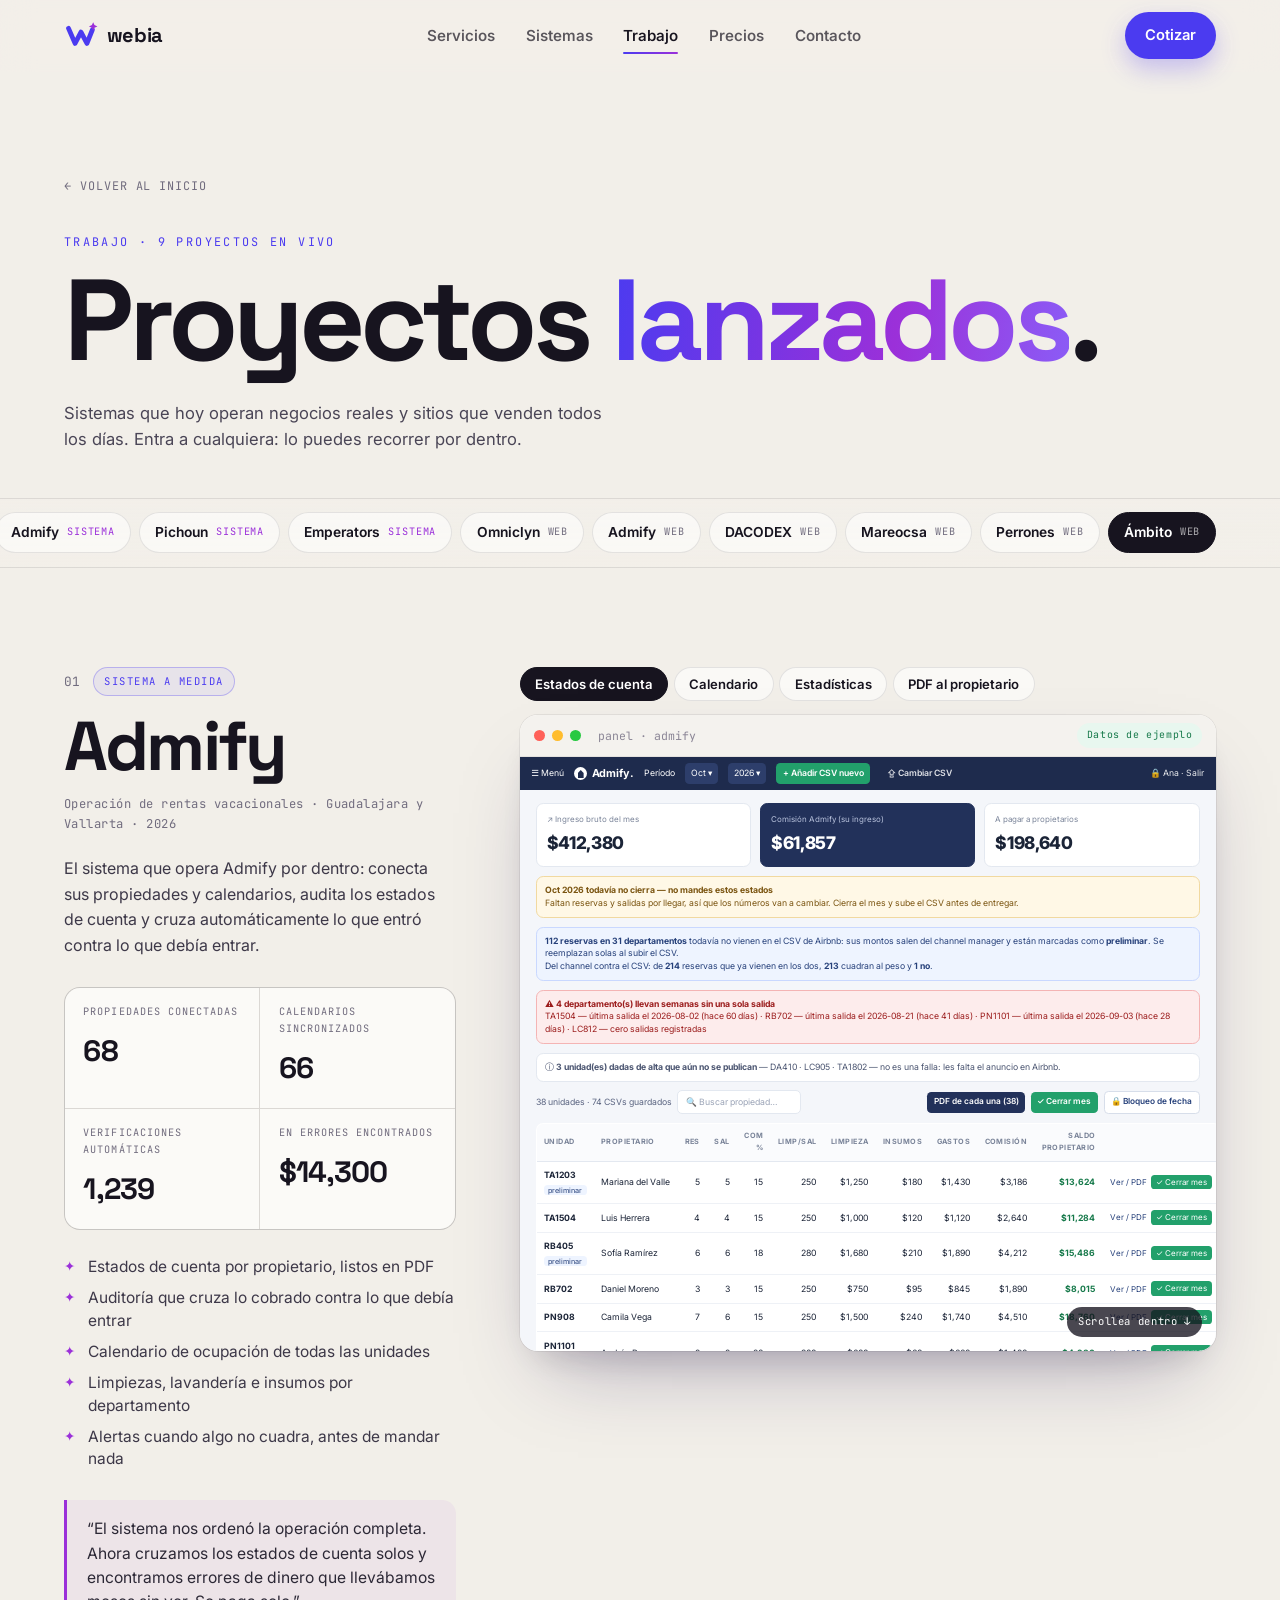
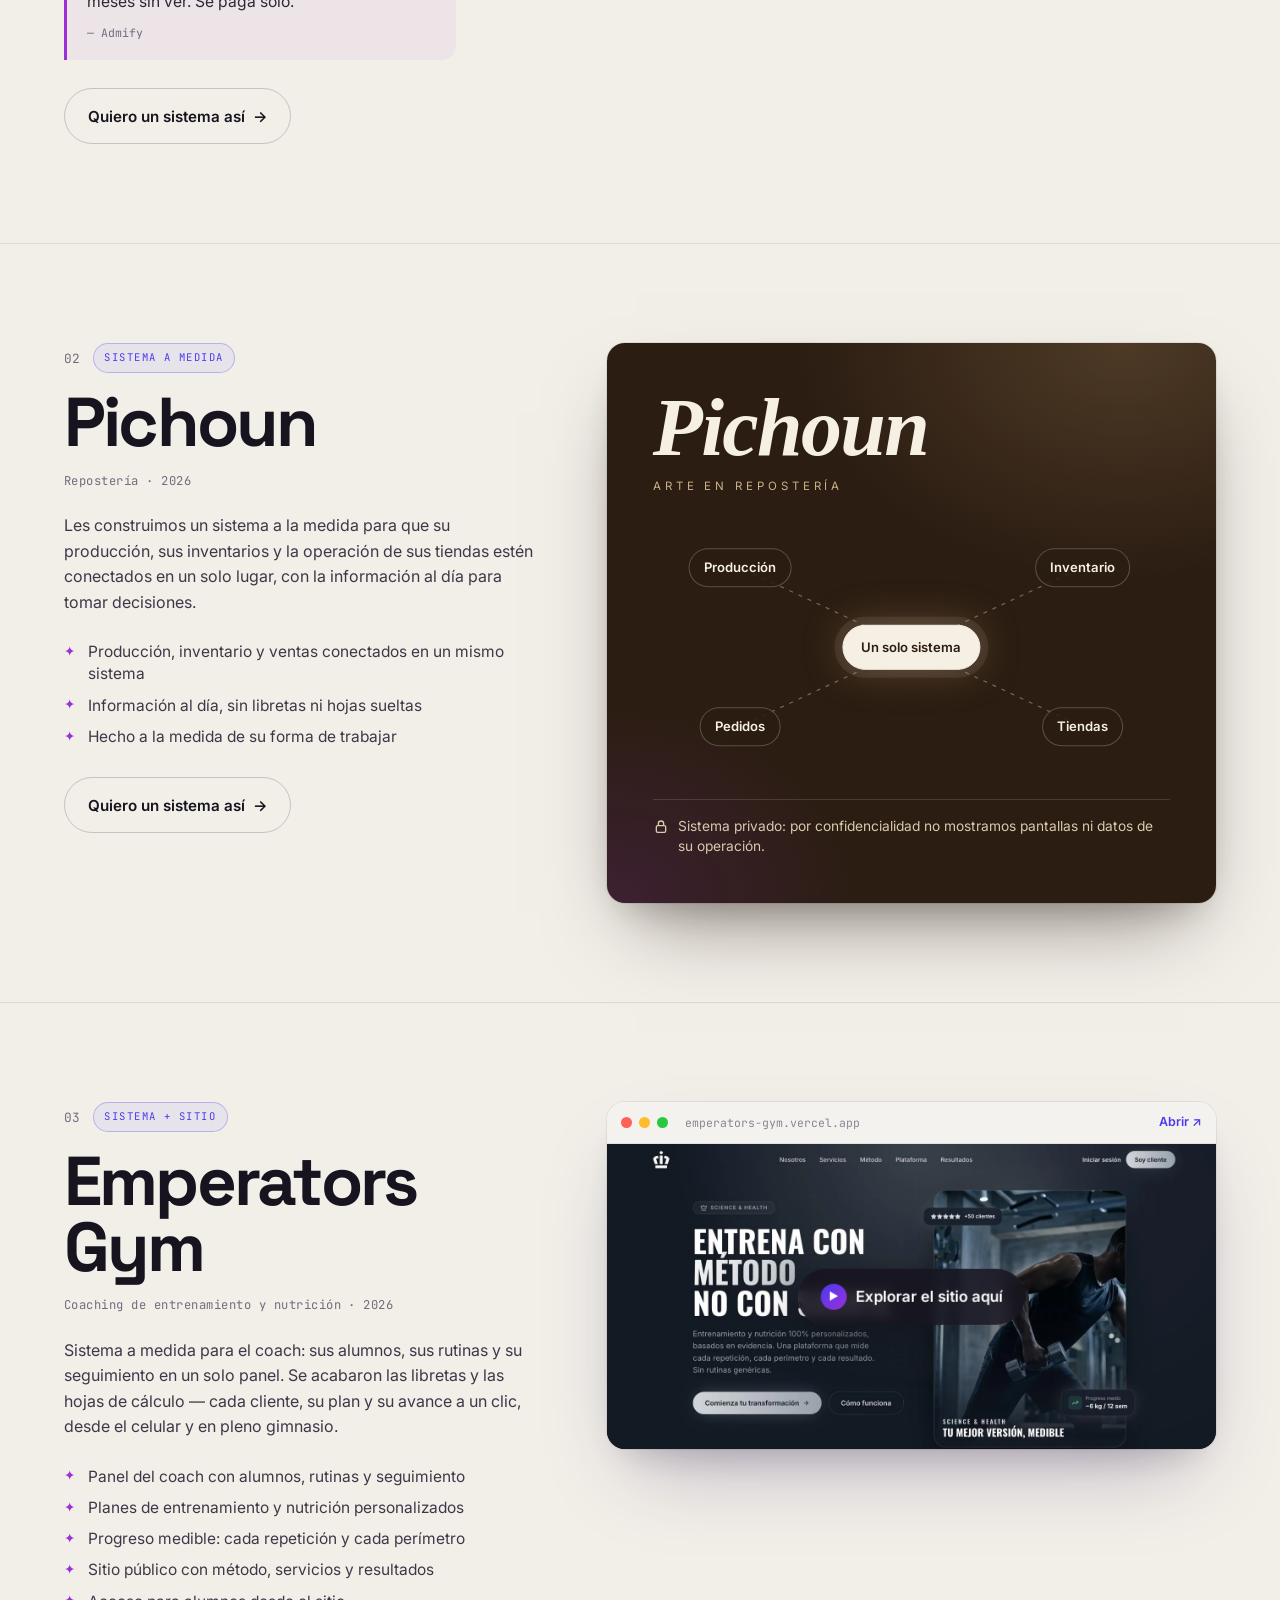
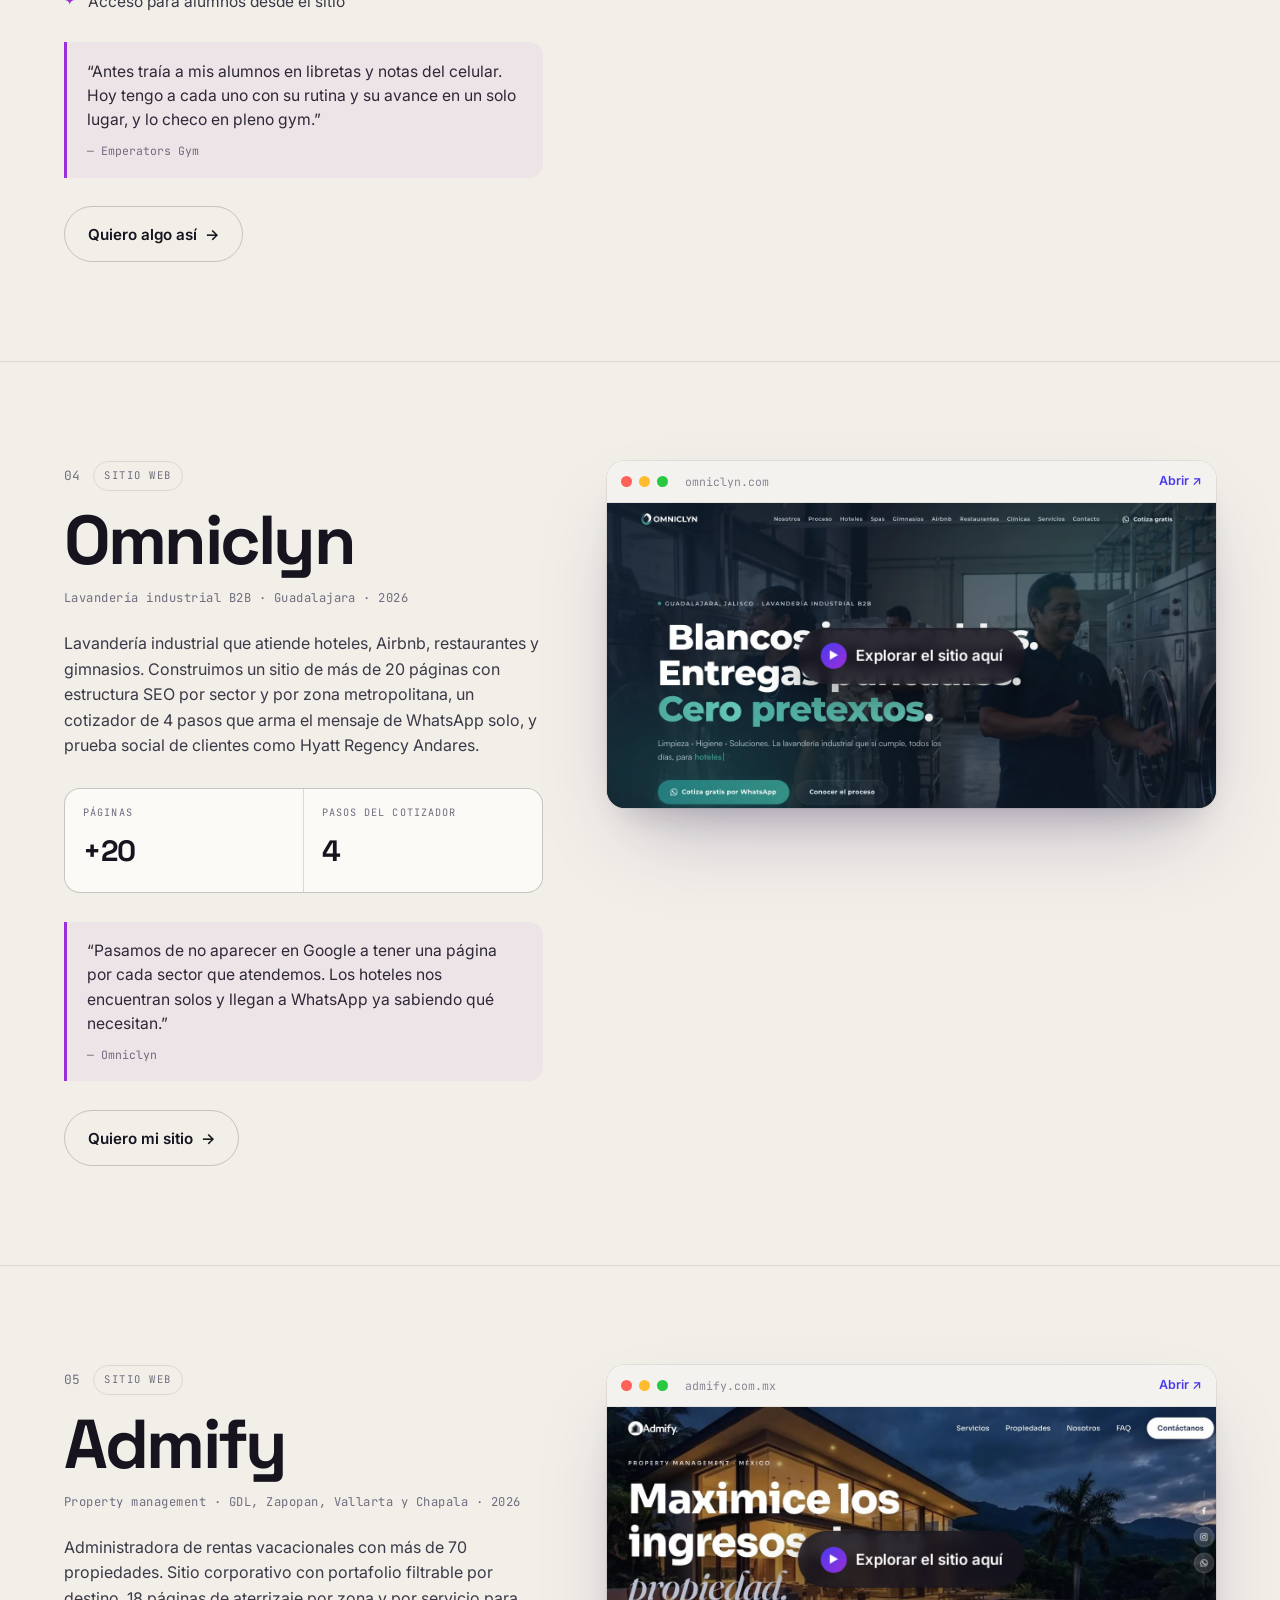
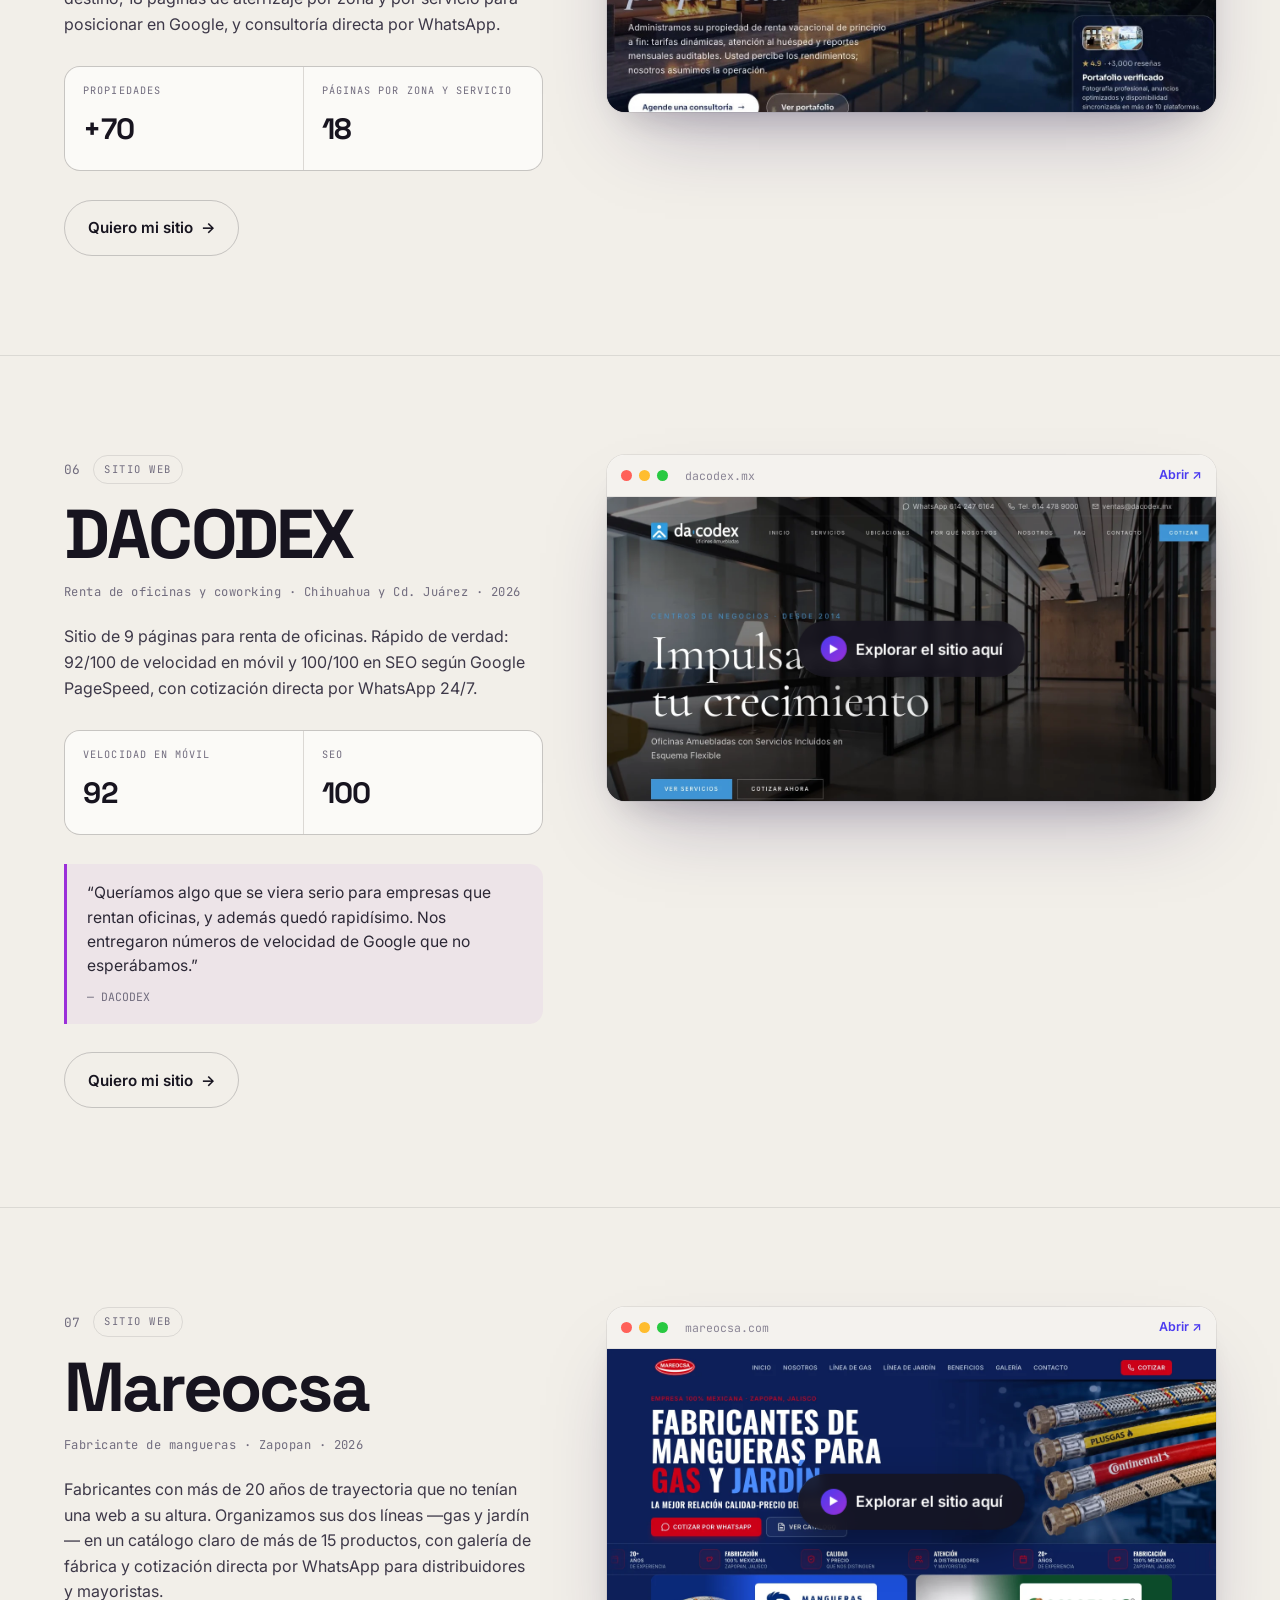
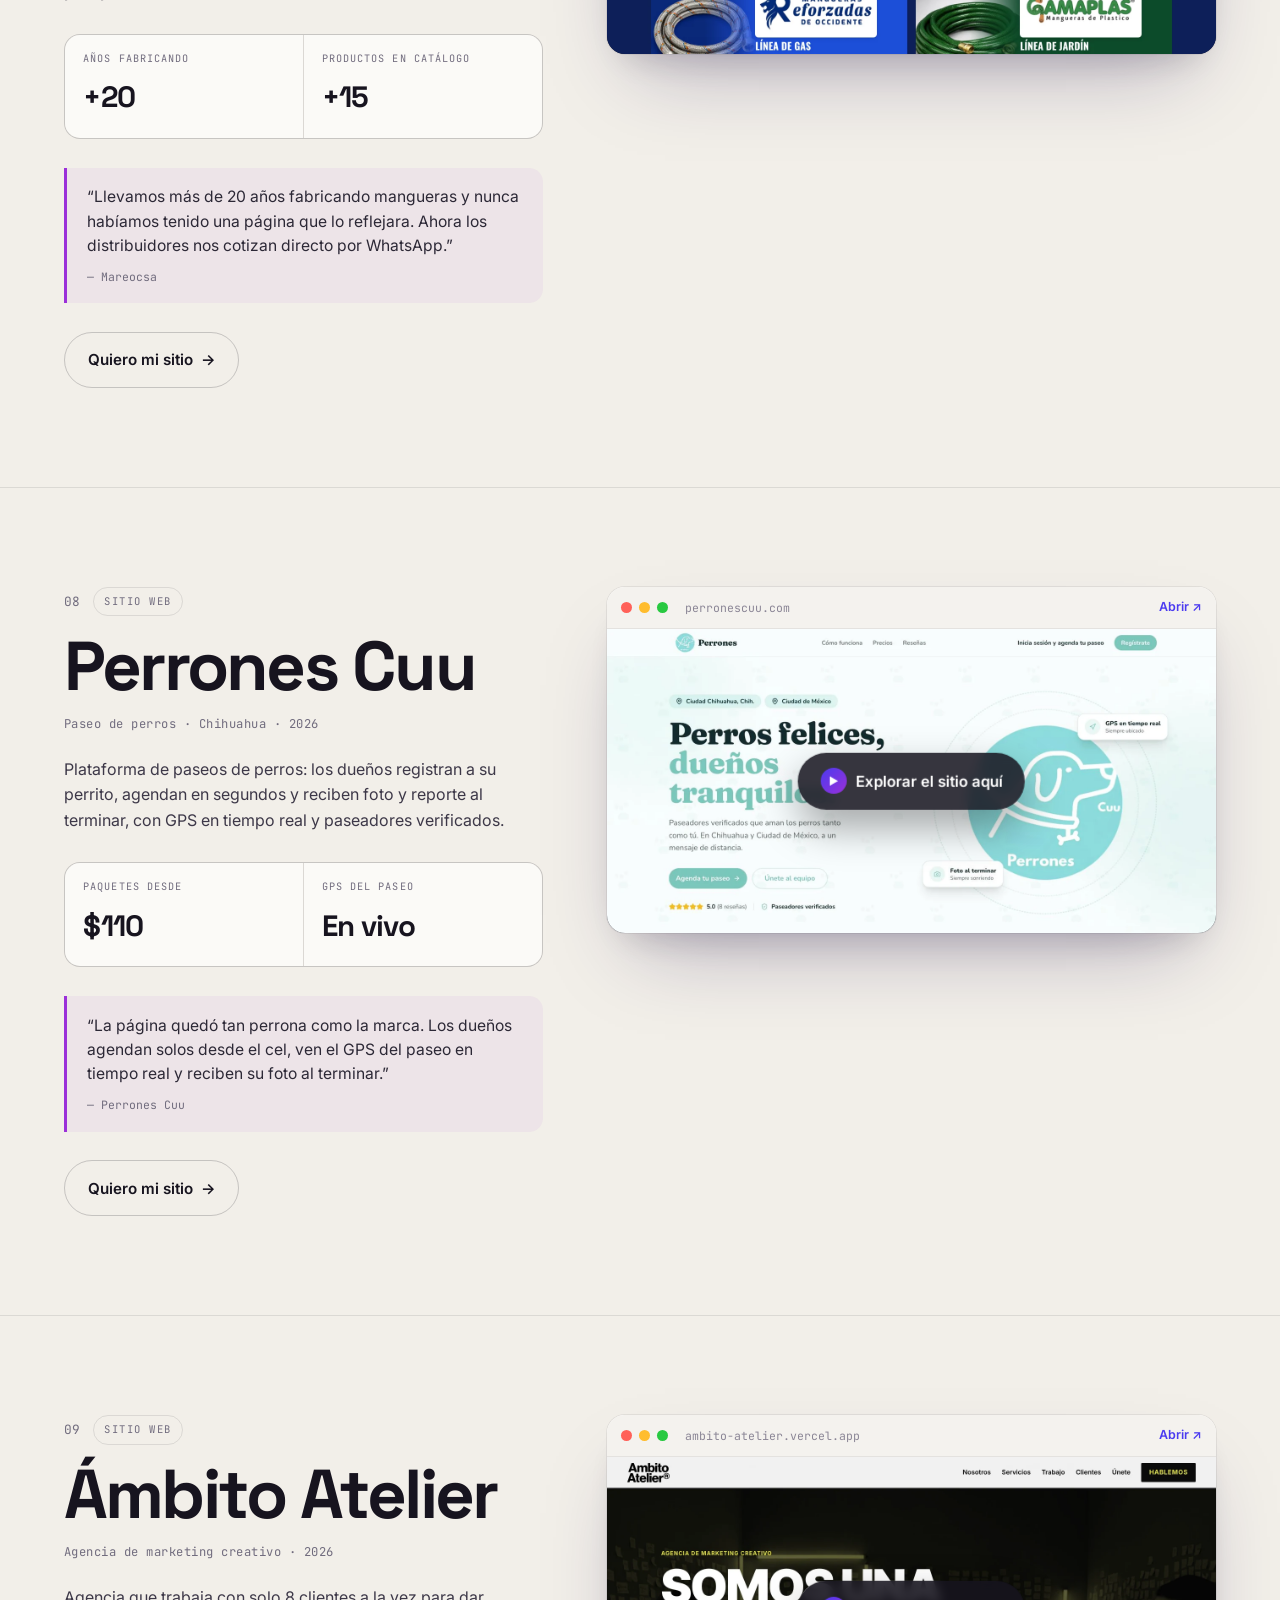
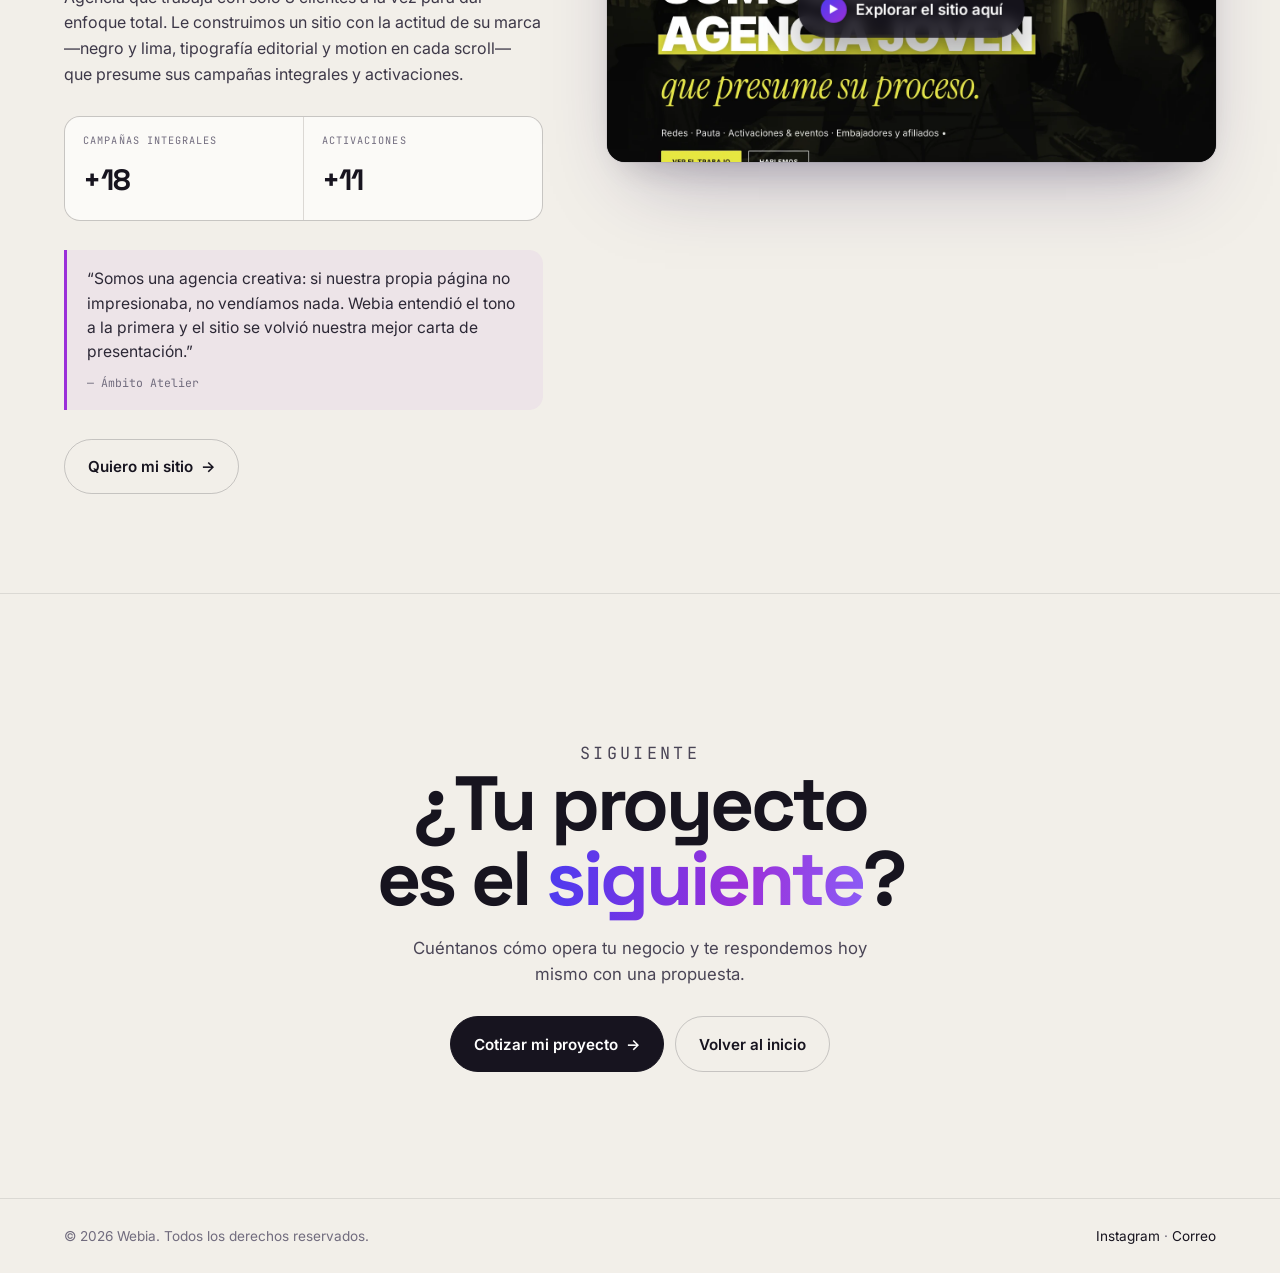
<file: proyectos.html>
<!DOCTYPE html>
<html lang="es"><head>
  <meta charset="UTF-8">
  <meta name="viewport" content="width=device-width, initial-scale=1.0">
  <title>Proyectos lanzados — Webia</title>
  <meta name="description" content="Sistemas que operan negocios reales y sitios que venden: conoce por dentro los proyectos de Webia.">
  <link rel="icon" type="image/svg+xml" href="favicon.svg">
  <link rel="preconnect" href="https://fonts.googleapis.com">
  <link rel="preconnect" href="https://fonts.gstatic.com" crossorigin="">
  <link rel="stylesheet" href="https://fonts.googleapis.com/css2?family=Space+Grotesk:wght@400;500;600;700&amp;family=Inter:wght@400;500;600&amp;family=JetBrains+Mono:wght@400;500&amp;display=swap">
  <link rel="stylesheet" href="styles.css?v=20260930a">
  <link rel="stylesheet" href="proyectos.css?v=20261105c">
  <script>
    /* el nombre del proyecto "vuela" desde la lista de la principal hasta aquí */
    (function(){ var h=(location.hash||'').replace('#',''); if(/^[a-z-]+$/.test(h)){ document.write('<style>#'+h+' .pj-name{view-transition-name:pj-title}</style>'); } })();
  </script>
</head>
<body class="pg-pj">

<header class="pj-nav" data-pj-nav="">
  <a class="pj-brand" href="/" aria-label="Webia — inicio">
    <svg viewBox="0 0 120 100" aria-hidden="true"><path d="M16 26 L39 79 L60 39 L81 79 L100 31" fill="none" stroke="#4B3BF0" stroke-width="17" stroke-linecap="round" stroke-linejoin="round"></path><path d="M103 4 L107.5 14.5 L118 19 L107.5 23.5 L103 34 L98.5 23.5 L88 19 L98.5 14.5 Z" fill="#9B30D9"></path></svg>
    <span>webia</span>
  </a>
  <nav class="pj-links" aria-label="Principal">
    <a href="/#servicios">Servicios</a>
    <a href="/#sistemas">Sistemas</a>
    <a href="/proyectos" aria-current="page">Trabajo</a>
    <a href="/#precios">Precios</a>
    <a href="/#contacto">Contacto</a>
  </nav>
  <a class="pj-cotizar" href="/#contacto">Cotizar</a>
</header>

<main id="main">

  <section class="pj-hero">
    <a class="pj-back" href="/#trabajo">← Volver al inicio</a>
    <p class="pj-eyebrow">Trabajo · 9 proyectos en vivo</p>
    <h1 class="pj-h1">Proyectos <span class="gr">lanzados</span>.</h1>
    <p class="pj-intro">Sistemas que hoy operan negocios reales y sitios que venden todos los días. Entra a cualquiera: lo puedes recorrer por dentro.</p>
  </section>

  <nav class="pj-index" aria-label="Proyectos" data-pj-index="">
    <a href="#admify"><b>Admify</b><i class="sys">Sistema</i></a><a href="#pichoun"><b>Pichoun</b><i class="sys">Sistema</i></a>
    
    <a href="#emperators"><b>Emperators</b><i class="sys">Sistema</i></a>
    <a href="#omniclyn"><b>Omniclyn</b><i>Web</i></a>
    <a href="#admify-web"><b>Admify</b><i>Web</i></a>
    <a href="#dacodex"><b>DACODEX</b><i>Web</i></a>
    <a href="#mareocsa"><b>Mareocsa</b><i>Web</i></a>
    <a href="#perrones"><b>Perrones</b><i>Web</i></a>
    <a href="#ambito"><b>Ámbito</b><i>Web</i></a>
  </nav>

  <!-- ============ 01 ADMIFY · SISTEMA ============ -->
  <article class="pj wide" id="admify" data-pj="">
    <div class="pj-info">
      <div class="pj-top"><span class="pj-n">01</span><span class="pj-type sys">Sistema a medida</span></div>
      <h2 class="pj-name">Admify</h2>
      <p class="pj-meta">Operación de rentas vacacionales · Guadalajara y Vallarta · 2026</p>
      <p class="pj-lead">El sistema que opera Admify por dentro: conecta sus propiedades y calendarios, audita los estados de cuenta y cruza automáticamente lo que entró contra lo que debía entrar.</p>
      <dl class="pj-stats">
        <div><dt>Propiedades conectadas</dt><dd>68</dd></div>
        <div><dt>Calendarios sincronizados</dt><dd>66</dd></div>
        <div><dt>Verificaciones automáticas</dt><dd>1,239</dd></div>
        <div><dt>En errores encontrados</dt><dd>$14,300</dd></div>
      </dl>
      <ul class="pj-feats">
        <li>Estados de cuenta por propietario, listos en PDF</li>
        <li>Auditoría que cruza lo cobrado contra lo que debía entrar</li>
        <li>Calendario de ocupación de todas las unidades</li>
        <li>Limpiezas, lavandería e insumos por departamento</li>
        <li>Alertas cuando algo no cuadra, antes de mandar nada</li>
      </ul>
      <blockquote class="pj-quote">“El sistema nos ordenó la operación completa. Ahora cruzamos los estados de cuenta solos y encontramos errores de dinero que llevábamos meses sin ver. Se paga solo.”<cite>— Admify</cite></blockquote>
      <a class="pj-cta" href="/#contacto">Quiero un sistema así <span>→</span></a>
    </div>
    <div class="pj-media">
      <div class="pj-tabs" role="tablist" data-pj-tabs="">
        <button role="tab" class="on">Estados de cuenta</button>
        <button role="tab">Calendario</button>
        <button role="tab">Estadísticas</button>
        <button role="tab">PDF al propietario</button>
      </div>
      <div class="pj-win">
        <div class="pj-bar"><i></i><i></i><i></i><span>panel · admify</span><em>Datos de ejemplo</em></div>
        <div class="pj-screen" data-lenis-prevent="" tabindex="0" data-pj-screen="">
          <div class="pj-pane on" data-admify="cuentas"></div>
          <div class="pj-pane" data-admify="calendario"></div>
          <div class="pj-pane" data-admify="stats"></div>
          <div class="pj-pane"><img src="/_vercel/image?url=%2Fcaptura-admify-estado.png&amp;w=1600&amp;q=82" alt="Estado de cuenta en PDF generado por el sistema (datos de ejemplo)" loading="lazy" decoding="async"></div>
        </div>
        <span class="pj-hint">Scrollea dentro ↓</span>
      </div>
    </div>
  </article><article class="pj" id="pichoun" data-pj="">
    <div class="pj-info">
      <div class="pj-top"><span class="pj-n">02</span><span class="pj-type sys">Sistema a medida</span></div>
      <h2 class="pj-name">Pichoun</h2>
      <p class="pj-meta">Repostería · 2026</p>
      <p class="pj-lead">Les construimos un sistema a la medida para que su producción, sus inventarios y la operación de sus tiendas estén conectados en un solo lugar, con la información al día para tomar decisiones.</p>
      <ul class="pj-feats">
        <li>Producción, inventario y ventas conectados en un mismo sistema</li>
        <li>Información al día, sin libretas ni hojas sueltas</li>
        <li>Hecho a la medida de su forma de trabajar</li>
      </ul>
      <a class="pj-cta" href="/#contacto">Quiero un sistema así <span>→</span></a>
    </div>
    <div class="pj-media">
      <div class="pj-nda">
        <div class="pj-nda-brand"><i>Pichoun</i><u>Arte en repostería</u></div>
        <div class="pj-nda-net" aria-hidden="true">
          <svg viewBox="0 0 100 100" preserveAspectRatio="none"><line x1="50" y1="50" x2="14" y2="16"></line><line x1="50" y1="50" x2="86" y2="16"></line><line x1="50" y1="50" x2="14" y2="84"></line><line x1="50" y1="50" x2="86" y2="84"></line></svg>
          <span style="left:14%;top:16%">Producción</span>
          <span style="left:86%;top:16%">Inventario</span>
          <span style="left:14%;top:84%">Pedidos</span>
          <span style="left:86%;top:84%">Tiendas</span>
          <span class="core" style="left:50%;top:50%">Un solo sistema</span>
        </div>
        <p class="pj-nda-lock"><svg viewBox="0 0 24 24"><rect x="5" y="10" width="14" height="10" rx="2"></rect><path d="M8 10V7a4 4 0 0 1 8 0v3"></path></svg>Sistema privado: por confidencialidad no mostramos pantallas ni datos de su operación.</p>
      </div>
    </div>
  </article>

  
  

  <!-- ============ 03 EMPERATORS · SISTEMA + WEB ============ -->
  <article class="pj" id="emperators" data-pj="">
    <div class="pj-info">
      <div class="pj-top"><span class="pj-n">03</span><span class="pj-type sys">Sistema + sitio</span></div>
      <h2 class="pj-name">Emperators Gym</h2>
      <p class="pj-meta">Coaching de entrenamiento y nutrición · 2026</p>
      <p class="pj-lead">Sistema a medida para el coach: sus alumnos, sus rutinas y su seguimiento en un solo panel. Se acabaron las libretas y las hojas de cálculo — cada cliente, su plan y su avance a un clic, desde el celular y en pleno gimnasio.</p>
      <ul class="pj-feats">
        <li>Panel del coach con alumnos, rutinas y seguimiento</li>
        <li>Planes de entrenamiento y nutrición personalizados</li>
        <li>Progreso medible: cada repetición y cada perímetro</li>
        <li>Sitio público con método, servicios y resultados</li>
        <li>Acceso para alumnos desde el sitio</li>
      </ul>
      <blockquote class="pj-quote">“Antes traía a mis alumnos en libretas y notas del celular. Hoy tengo a cada uno con su rutina y su avance en un solo lugar, y lo checo en pleno gym.”<cite>— Emperators Gym</cite></blockquote>
      <a class="pj-cta" href="/#contacto">Quiero algo así <span>→</span></a>
    </div>
    <div class="pj-media">
      <div class="pj-win">
        <div class="pj-bar"><i></i><i></i><i></i><span>emperators-gym.vercel.app</span><a href="https://emperators-gym.vercel.app/" target="_blank" rel="noopener">Abrir ↗</a></div>
        <div class="pj-screen pj-live" data-live="https://emperators-gym.vercel.app/">
          <img src="work-emperators.webp" alt="Sitio de Emperator’s Gym" loading="lazy" decoding="async" width="1440" height="720">
          <button class="pj-explore" type="button"><span>▶</span> Explorar el sitio aquí</button>
        </div>
      </div>
    </div>
  </article>

  <!-- ============ 04 OMNICLYN · WEB ============ -->
  <article class="pj" id="omniclyn" data-pj="">
    <div class="pj-info">
      <div class="pj-top"><span class="pj-n">04</span><span class="pj-type">Sitio web</span></div>
      <h2 class="pj-name">Omniclyn</h2>
      <p class="pj-meta">Lavandería industrial B2B · Guadalajara · 2026</p>
      <p class="pj-lead">Lavandería industrial que atiende hoteles, Airbnb, restaurantes y gimnasios. Construimos un sitio de más de 20 páginas con estructura SEO por sector y por zona metropolitana, un cotizador de 4 pasos que arma el mensaje de WhatsApp solo, y prueba social de clientes como Hyatt Regency Andares.</p>
      <dl class="pj-stats">
        <div><dt>Páginas</dt><dd>+20</dd></div>
        <div><dt>Pasos del cotizador</dt><dd>4</dd></div>
      </dl>
      <blockquote class="pj-quote">“Pasamos de no aparecer en Google a tener una página por cada sector que atendemos. Los hoteles nos encuentran solos y llegan a WhatsApp ya sabiendo qué necesitan.”<cite>— Omniclyn</cite></blockquote>
      <a class="pj-cta" href="/#contacto">Quiero mi sitio <span>→</span></a>
    </div>
    <div class="pj-media">
      <div class="pj-win">
        <div class="pj-bar"><i></i><i></i><i></i><span>omniclyn.com</span><a href="https://omniclyn.com/" target="_blank" rel="noopener">Abrir ↗</a></div>
        <div class="pj-screen pj-live" data-live="https://omniclyn.com/">
          <img src="work-omniclyn.webp" alt="Sitio de Omniclyn" loading="lazy" decoding="async" width="1440" height="720">
          <button class="pj-explore" type="button"><span>▶</span> Explorar el sitio aquí</button>
        </div>
      </div>
    </div>
  </article>

  <!-- ============ 05 ADMIFY · WEB ============ -->
  <article class="pj" id="admify-web" data-pj="">
    <div class="pj-info">
      <div class="pj-top"><span class="pj-n">05</span><span class="pj-type">Sitio web</span></div>
      <h2 class="pj-name">Admify</h2>
      <p class="pj-meta">Property management · GDL, Zapopan, Vallarta y Chapala · 2026</p>
      <p class="pj-lead">Administradora de rentas vacacionales con más de 70 propiedades. Sitio corporativo con portafolio filtrable por destino, 18 páginas de aterrizaje por zona y por servicio para posicionar en Google, y consultoría directa por WhatsApp.</p>
      <dl class="pj-stats">
        <div><dt>Propiedades</dt><dd>+70</dd></div>
        <div><dt>Páginas por zona y servicio</dt><dd>18</dd></div>
      </dl>
      <a class="pj-cta" href="/#contacto">Quiero mi sitio <span>→</span></a>
    </div>
    <div class="pj-media">
      <div class="pj-win">
        <div class="pj-bar"><i></i><i></i><i></i><span>admify.com.mx</span><a href="https://www.admify.com.mx/" target="_blank" rel="noopener">Abrir ↗</a></div>
        <div class="pj-screen pj-live" data-live="https://www.admify.com.mx/">
          <img src="work-admify-web.webp" alt="Sitio de Admify" loading="lazy" decoding="async" width="1400" height="700">
          <button class="pj-explore" type="button"><span>▶</span> Explorar el sitio aquí</button>
        </div>
      </div>
    </div>
  </article>

  <!-- ============ 06 DACODEX · WEB ============ -->
  <article class="pj" id="dacodex" data-pj="">
    <div class="pj-info">
      <div class="pj-top"><span class="pj-n">06</span><span class="pj-type">Sitio web</span></div>
      <h2 class="pj-name">DACODEX</h2>
      <p class="pj-meta">Renta de oficinas y coworking · Chihuahua y Cd. Juárez · 2026</p>
      <p class="pj-lead">Sitio de 9 páginas para renta de oficinas. Rápido de verdad: 92/100 de velocidad en móvil y 100/100 en SEO según Google PageSpeed, con cotización directa por WhatsApp 24/7.</p>
      <dl class="pj-stats">
        <div><dt>Velocidad en móvil</dt><dd>92</dd></div>
        <div><dt>SEO</dt><dd>100</dd></div>
      </dl>
      <blockquote class="pj-quote">“Queríamos algo que se viera serio para empresas que rentan oficinas, y además quedó rapidísimo. Nos entregaron números de velocidad de Google que no esperábamos.”<cite>— DACODEX</cite></blockquote>
      <a class="pj-cta" href="/#contacto">Quiero mi sitio <span>→</span></a>
    </div>
    <div class="pj-media">
      <div class="pj-win">
        <div class="pj-bar"><i></i><i></i><i></i><span>dacodex.mx</span><a href="https://dacodex.mx/" target="_blank" rel="noopener">Abrir ↗</a></div>
        <div class="pj-screen pj-live" data-live="https://dacodex.mx/">
          <img src="work-dacodex.webp" alt="Sitio de DACODEX" loading="lazy" decoding="async" width="1440" height="720">
          <button class="pj-explore" type="button"><span>▶</span> Explorar el sitio aquí</button>
        </div>
      </div>
    </div>
  </article>

  <!-- ============ 07 MAREOCSA · WEB ============ -->
  <article class="pj" id="mareocsa" data-pj="">
    <div class="pj-info">
      <div class="pj-top"><span class="pj-n">07</span><span class="pj-type">Sitio web</span></div>
      <h2 class="pj-name">Mareocsa</h2>
      <p class="pj-meta">Fabricante de mangueras · Zapopan · 2026</p>
      <p class="pj-lead">Fabricantes con más de 20 años de trayectoria que no tenían una web a su altura. Organizamos sus dos líneas —gas y jardín— en un catálogo claro de más de 15 productos, con galería de fábrica y cotización directa por WhatsApp para distribuidores y mayoristas.</p>
      <dl class="pj-stats">
        <div><dt>Años fabricando</dt><dd>+20</dd></div>
        <div><dt>Productos en catálogo</dt><dd>+15</dd></div>
      </dl>
      <blockquote class="pj-quote">“Llevamos más de 20 años fabricando mangueras y nunca habíamos tenido una página que lo reflejara. Ahora los distribuidores nos cotizan directo por WhatsApp.”<cite>— Mareocsa</cite></blockquote>
      <a class="pj-cta" href="/#contacto">Quiero mi sitio <span>→</span></a>
    </div>
    <div class="pj-media">
      <div class="pj-win">
        <div class="pj-bar"><i></i><i></i><i></i><span>mareocsa.com</span><a href="https://mareocsa.com/" target="_blank" rel="noopener">Abrir ↗</a></div>
        <div class="pj-screen pj-live" data-live="https://mareocsa.com/">
          <img src="work-mareocsa.webp" alt="Sitio de Mareocsa" loading="lazy" decoding="async" width="1440" height="720">
          <button class="pj-explore" type="button"><span>▶</span> Explorar el sitio aquí</button>
        </div>
      </div>
    </div>
  </article>

  <!-- ============ 08 PERRONES · WEB ============ -->
  <article class="pj" id="perrones" data-pj="">
    <div class="pj-info">
      <div class="pj-top"><span class="pj-n">08</span><span class="pj-type">Sitio web</span></div>
      <h2 class="pj-name">Perrones Cuu</h2>
      <p class="pj-meta">Paseo de perros · Chihuahua · 2026</p>
      <p class="pj-lead">Plataforma de paseos de perros: los dueños registran a su perrito, agendan en segundos y reciben foto y reporte al terminar, con GPS en tiempo real y paseadores verificados.</p>
      <dl class="pj-stats">
        <div><dt>Paquetes desde</dt><dd>$110</dd></div>
        <div><dt>GPS del paseo</dt><dd>En vivo</dd></div>
      </dl>
      <blockquote class="pj-quote">“La página quedó tan perrona como la marca. Los dueños agendan solos desde el cel, ven el GPS del paseo en tiempo real y reciben su foto al terminar.”<cite>— Perrones Cuu</cite></blockquote>
      <a class="pj-cta" href="/#contacto">Quiero mi sitio <span>→</span></a>
    </div>
    <div class="pj-media">
      <div class="pj-win">
        <div class="pj-bar"><i></i><i></i><i></i><span>perronescuu.com</span><a href="https://perronescuu.com/" target="_blank" rel="noopener">Abrir ↗</a></div>
        <div class="pj-screen pj-live" data-live="https://perronescuu.com/">
          <img src="work-perrones.webp" alt="Sitio de Perrones Cuu" loading="lazy" decoding="async" width="1440" height="720">
          <button class="pj-explore" type="button"><span>▶</span> Explorar el sitio aquí</button>
        </div>
      </div>
    </div>
  </article>

  <!-- ============ 09 ÁMBITO · WEB ============ -->
  <article class="pj" id="ambito" data-pj="">
    <div class="pj-info">
      <div class="pj-top"><span class="pj-n">09</span><span class="pj-type">Sitio web</span></div>
      <h2 class="pj-name">Ámbito Atelier</h2>
      <p class="pj-meta">Agencia de marketing creativo · 2026</p>
      <p class="pj-lead">Agencia que trabaja con solo 8 clientes a la vez para dar enfoque total. Le construimos un sitio con la actitud de su marca —negro y lima, tipografía editorial y motion en cada scroll— que presume sus campañas integrales y activaciones.</p>
      <dl class="pj-stats">
        <div><dt>Campañas integrales</dt><dd>+18</dd></div>
        <div><dt>Activaciones</dt><dd>+11</dd></div>
      </dl>
      <blockquote class="pj-quote">“Somos una agencia creativa: si nuestra propia página no impresionaba, no vendíamos nada. Webia entendió el tono a la primera y el sitio se volvió nuestra mejor carta de presentación.”<cite>— Ámbito Atelier</cite></blockquote>
      <a class="pj-cta" href="/#contacto">Quiero mi sitio <span>→</span></a>
    </div>
    <div class="pj-media">
      <div class="pj-win">
        <div class="pj-bar"><i></i><i></i><i></i><span>ambito-atelier.vercel.app</span><a href="https://ambito-atelier.vercel.app/" target="_blank" rel="noopener">Abrir ↗</a></div>
        <div class="pj-screen pj-live" data-live="https://ambito-atelier.vercel.app/">
          <img src="work-ambito.webp" alt="Sitio de Ámbito Atelier" loading="lazy" decoding="async" width="1440" height="720">
          <button class="pj-explore" type="button"><span>▶</span> Explorar el sitio aquí</button>
        </div>
      </div>
    </div>
  </article>

  <section class="pj-end">
    <p class="pj-eyebrow">Siguiente</p>
    <h2>¿Tu proyecto es el <span class="gr">siguiente</span>?</h2>
    <p>Cuéntanos cómo opera tu negocio y te respondemos hoy mismo con una propuesta.</p>
    <div class="pj-end-cta">
      <a class="pj-cta solid" href="/#contacto">Cotizar mi proyecto <span>→</span></a>
      <a class="pj-cta" href="/">Volver al inicio</a>
    </div>
  </section>

</main>

<footer class="pj-foot">
  <span>© 2026 Webia. Todos los derechos reservados.</span>
  <span><a href="https://instagram.com/webia.s" target="_blank" rel="noopener">Instagram</a> · <a href="mailto:webiaservices@gmail.com">Correo</a></span>
</footer>

<script defer="" src="lenis.min.js?v=20261001c"></script>
<script defer="" src="proyectos.js?v=20261001b"></script>


</body></html>
</file>
<file: styles.css>
/* =============================================================
   WEBIA — styles.css  v2
   1. Tokens
   ============================================================= */
:root {
  --bg:        #F2EFE9;
  --bg-2:      #EAE6DD;
  --paper:     #FBFAF7;
  --ink:       #17141F;
  --ink-soft:  #3A3645;
  --ink-mute:  #716C7E;
  --indigo:    #4B3BF0;
  --indigo-2:  #3A2BD4;
  --violet:    #9B30D9;
  --lilac:     #8B5CF6;
  --line:      rgba(23, 20, 31, 0.12);

  --sans: "Inter", system-ui, sans-serif;
  --disp: "Space Grotesk", "Inter", sans-serif;
  --mono: "JetBrains Mono", monospace;

  --ease-out:  cubic-bezier(0.16, 1, 0.3, 1);
  --ease-soft: cubic-bezier(0.25, 0.46, 0.45, 0.94);
  --ease-bounce: cubic-bezier(0.34, 1.56, 0.64, 1);

  --gutter: clamp(1.25rem, 5vw, 5rem);
  --section-pad: clamp(3.5rem, 7vw, 6rem);
  --radius: 18px;
}

/* =============================================================
   2. Reset & base
   ============================================================= */
*, *::before, *::after { box-sizing: border-box; margin: 0; }
html {
  -webkit-text-size-adjust: 100%;
  overflow-x: clip;
  scroll-behavior: smooth;
  scroll-padding-top: 90px;
}
@media (prefers-reduced-motion: reduce) { html { scroll-behavior: auto; } }
body {
  font-family: var(--sans);
  font-size: 16px;
  line-height: 1.65;
  color: var(--ink);
  background: var(--bg);
  -webkit-font-smoothing: antialiased;
  text-rendering: optimizeLegibility;
  overflow-x: clip;
  overscroll-behavior-y: none;
}
img, svg, video { display: block; max-width: 100%; }
button { font: inherit; color: inherit; cursor: pointer; border: 0; background: none; }
a { color: inherit; text-decoration: none; }
ul, ol { list-style: none; padding: 0; }
p { text-wrap: pretty; }
h1, h2, h3 { font-family: var(--disp); text-wrap: balance; line-height: 1.04; letter-spacing: -0.025em; }
::selection { background: var(--indigo); color: var(--bg); }
:focus-visible { outline: 2px solid var(--indigo); outline-offset: 3px; border-radius: 4px; }

.skip-link {
  position: fixed; top: -100px; left: 1rem;
  padding: .6rem 1rem; background: var(--ink); color: var(--bg);
  z-index: 9999; border-radius: 8px; font-weight: 500;
}
.skip-link:focus { top: 1rem; }

/* =============================================================
   3. Splash (doble red de seguridad)
   ============================================================= */
.splash {
  position: fixed; inset: 0;
  z-index: 10000;
  display: grid; place-items: center;
  background: var(--bg);
  transition: opacity .5s var(--ease-out), transform .7s var(--ease-out);
  /* Seguridad CSS: se oculta solo a los 4.5s aunque el JS falle */
  animation: splashSafety .01s 4.5s forwards;
}
@keyframes splashSafety {
  to { opacity: 0; pointer-events: none; transform: translateY(-3%); visibility: hidden; }
}
.splash.is-out {
  opacity: 0;
  transform: translateY(-3%);
  pointer-events: none;
}
.splash-inner { display: flex; flex-direction: column; align-items: center; gap: 1rem; }
.splash-logo { width: clamp(70px, 12vw, 110px); }
.splash-w {
  stroke-dasharray: 320;
  stroke-dashoffset: 320;
  animation: drawW 1.1s var(--ease-out) .15s forwards;
}
@keyframes drawW { to { stroke-dashoffset: 0; } }
.splash-star {
  transform-origin: 103px 19px;
  transform: scale(0);
  animation: popStar .5s var(--ease-bounce) 1.05s forwards;
}
@keyframes popStar { to { transform: scale(1); } }
.splash-word {
  font-family: var(--disp);
  font-weight: 700;
  font-size: 1.4rem;
  letter-spacing: -0.02em;
  opacity: 0;
  transform: translateY(10px);
  animation: splashWord .6s var(--ease-out) 1.15s forwards;
}
@keyframes splashWord { to { opacity: 1; transform: none; } }
html.no-js .splash { display: none; }

/* =============================================================
   4. Cursor
   ============================================================= */
.cursor { display: none; }
@media (hover: hover) and (pointer: fine) {
  .cursor {
    display: block;
    position: fixed; inset: 0;
    pointer-events: none;
    z-index: 9000;
    opacity: 0;
    transition: opacity .25s var(--ease-out);
  }
  .cursor.is-ready { opacity: 1; }
  .cursor-dot, .cursor-ring {
    position: fixed; top: 0; left: 0;
    border-radius: 50%;
    will-change: transform;
  }
  .cursor-dot {
    width: 8px; height: 8px;
    margin: -4px 0 0 -4px;
    background: var(--indigo);
  }
  .cursor-ring {
    width: 34px; height: 34px;
    margin: -17px 0 0 -17px;
    border: 1.5px solid rgba(75, 59, 240, 0.55);
    transition: width .25s var(--ease-out), height .25s var(--ease-out),
                margin .25s var(--ease-out), background-color .25s var(--ease-out);
  }
  .cursor.is-hover .cursor-ring {
    width: 56px; height: 56px;
    margin: -28px 0 0 -28px;
    background: rgba(75, 59, 240, 0.08);
  }
  .cursor.is-down .cursor-ring { width: 26px; height: 26px; margin: -13px 0 0 -13px; }
}

/* =============================================================
   5. Botones, kickers, utilidades
   ============================================================= */
.btn {
  position: relative;
  display: inline-flex; align-items: center; justify-content: center; gap: .5em;
  font-family: var(--disp);
  font-weight: 600;
  font-size: .95rem;
  padding: .8em 1.6em;
  border-radius: 999px;
  overflow: hidden;
  transition: transform .35s var(--ease-bounce), box-shadow .35s var(--ease-out),
              background-color .25s var(--ease-out), color .25s var(--ease-out),
              border-color .25s var(--ease-out);
  white-space: nowrap;
}
.btn > span { position: relative; z-index: 1; }
.btn:hover { transform: translateY(-2px); }
.btn:active { transform: translateY(0) scale(.96); }
.btn-primary {
  background: var(--indigo);
  color: #fff;
  box-shadow: 0 10px 28px -10px rgba(75, 59, 240, 0.55);
}
.btn-primary::before {
  /* barrido de brillo */
  content: "";
  position: absolute; top: 0; bottom: 0; left: -80%;
  width: 50%;
  background: linear-gradient(100deg, transparent, rgba(255,255,255,.35), transparent);
  transform: skewX(-20deg);
  transition: left .55s var(--ease-out);
}
.btn-primary:hover::before { left: 130%; }
.btn-primary:hover {
  background: var(--indigo-2);
  box-shadow: 0 16px 36px -10px rgba(75, 59, 240, 0.6);
}
.btn-ghost {
  border: 1.5px solid var(--line);
  background: transparent;
}
.btn-ghost:hover { border-color: var(--indigo); color: var(--indigo); }
.btn-lg { font-size: 1.05rem; padding: 1em 2em; }
.btn-block { width: 100%; }

.kicker {
  font-family: var(--mono);
  font-size: .78rem;
  letter-spacing: .14em;
  text-transform: uppercase;
  color: var(--indigo);
}
.grad-text {
  font-style: normal;
  background: linear-gradient(100deg, var(--indigo) 10%, var(--lilac) 55%, var(--violet) 95%);
  -webkit-background-clip: text;
  background-clip: text;
  color: transparent;
}
.dot-accent { color: var(--indigo); }

/* =============================================================
   6. Nav
   ============================================================= */
.nav {
  position: fixed; top: 0; left: 0; right: 0;
  z-index: 1000;
  display: flex; align-items: center; justify-content: space-between;
  gap: 1.5rem;
  padding: .9rem var(--gutter);
  transition: background-color .35s var(--ease-out), box-shadow .35s var(--ease-out),
              padding .35s var(--ease-out), transform .45s var(--ease-out);
}
.nav.is-solid {
  background: rgba(242, 239, 233, 0.85);
  backdrop-filter: blur(14px);
  -webkit-backdrop-filter: blur(14px);
  box-shadow: 0 1px 0 var(--line);
  padding-block: .6rem;
}
.nav.is-hidden { transform: translateY(-110%); }
.nav-brand { display: inline-flex; align-items: center; gap: .55rem; }
.nav-logo { width: 34px; height: auto; }
.nav-name {
  font-family: var(--disp);
  font-weight: 700;
  font-size: 1.3rem;
  letter-spacing: -0.03em;
}
.nav-links { display: none; gap: 2rem; }
.nav-links a {
  position: relative;
  font-weight: 500;
  font-size: .95rem;
  padding-block: .3rem;
}
.nav-links a::after {
  content: "";
  position: absolute; left: 0; bottom: 0;
  width: 100%; height: 2px;
  background: var(--indigo);
  transform: scaleX(0);
  transform-origin: right;
  transition: transform .35s var(--ease-out);
}
.nav-links a:hover::after { transform: scaleX(1); transform-origin: left; }
.nav-right { display: none; align-items: center; gap: 1rem; }
.snd-toggle {
  font-family: var(--mono);
  font-size: .75rem;
  color: var(--ink-mute);
  padding: .35em .7em;
  border: 1px solid var(--line);
  border-radius: 999px;
  transition: color .25s, border-color .25s;
}
.snd-toggle:hover { color: var(--indigo); border-color: var(--indigo); }
.snd-toggle .snd-off { display: none; }
.snd-toggle[aria-pressed="false"] .snd-on { display: none; }
.snd-toggle[aria-pressed="false"] .snd-off { display: inline; }

.nav-burger { display: flex; flex-direction: column; gap: 6px; padding: .6rem .2rem; }
.nav-burger span {
  width: 26px; height: 2px;
  background: var(--ink);
  transition: transform .3s var(--ease-out), opacity .3s;
}
.nav-burger.is-open span:nth-child(1) { transform: translateY(4px) rotate(45deg); }
.nav-burger.is-open span:nth-child(2) { transform: translateY(-4px) rotate(-45deg); }

.mobile-menu {
  position: fixed; inset: 0;
  z-index: 900;
  display: flex; flex-direction: column; justify-content: center; align-items: flex-start;
  gap: 1.4rem;
  padding: var(--gutter);
  background: var(--bg);
  opacity: 0; pointer-events: none;
  transition: opacity .35s var(--ease-out);
}
.mobile-menu.is-open { opacity: 1; pointer-events: auto; }
.mobile-menu > a:not(.btn) {
  font-family: var(--disp);
  font-size: clamp(2rem, 8vw, 2.8rem);
  font-weight: 600;
  letter-spacing: -0.02em;
}
.mobile-menu .btn { margin-top: 1rem; }

@media (min-width: 960px) {
  .nav-links { display: flex; }
  .nav-right { display: flex; }
  .nav-burger, .mobile-menu { display: none; }
}

/* =============================================================
   7. Hero — blobs SIN filter (solo transform = 60fps)
   ============================================================= */
.hero {
  position: relative;
  min-height: 100vh;
  min-height: 100svh;
  display: grid;
  place-items: center;
  padding: 8rem var(--gutter) 5rem;
  text-align: center;
  overflow: clip;
}
.hero-blobs, .contact-blobs {
  position: absolute; inset: -20%;
  z-index: 0;
  pointer-events: none;
}
.blob-drift { position: absolute; inset: 0; }
.blob {
  position: absolute;
  border-radius: 50%;
  will-change: transform;
  /* el “blur” va horneado en el gradiente: cero filter, cero repaints */
}
.blob-1 {
  width: 62vw; height: 62vw;
  max-width: 720px; max-height: 720px;
  top: 2%; left: -8%;
  background: radial-gradient(circle at 50% 50%, rgba(75, 59, 240, 0.30) 0%, rgba(75, 59, 240, 0.16) 35%, rgba(75, 59, 240, 0.0) 68%);
}
.blob-2 {
  width: 54vw; height: 54vw;
  max-width: 640px; max-height: 640px;
  top: 28%; right: -12%;
  background: radial-gradient(circle at 50% 50%, rgba(155, 48, 217, 0.22) 0%, rgba(155, 48, 217, 0.10) 38%, rgba(155, 48, 217, 0.0) 70%);
}
.blob-3 {
  width: 46vw; height: 46vw;
  max-width: 540px; max-height: 540px;
  bottom: -6%; left: 22%;
  background: radial-gradient(circle at 50% 50%, rgba(139, 92, 246, 0.20) 0%, rgba(139, 92, 246, 0.09) 40%, rgba(139, 92, 246, 0.0) 70%);
}
/* deriva lenta automática (transform-only, GPU) */
.bd-1 { animation: drift1 26s var(--ease-soft) infinite alternate; }
.bd-2 { animation: drift2 32s var(--ease-soft) infinite alternate; }
.bd-3 { animation: drift3 24s var(--ease-soft) infinite alternate; }
@keyframes drift1 { from { transform: translate3d(0,0,0); } to { transform: translate3d(6vw, 4vh, 0); } }
@keyframes drift2 { from { transform: translate3d(0,0,0); } to { transform: translate3d(-5vw, -5vh, 0); } }
@keyframes drift3 { from { transform: translate3d(0,0,0); } to { transform: translate3d(4vw, -6vh, 0); } }

.hero-grain {
  position: absolute; inset: 0; z-index: 1;
  opacity: .4;
  pointer-events: none;
  background-image: url("data:image/svg+xml,%3Csvg xmlns='http://www.w3.org/2000/svg' width='160' height='160'%3E%3Cfilter id='n'%3E%3CfeTurbulence type='fractalNoise' baseFrequency='0.9' numOctaves='2'/%3E%3CfeColorMatrix values='0 0 0 0 0  0 0 0 0 0  0 0 0 0 0  0 0 0 0.035 0'/%3E%3C/filter%3E%3Crect width='160' height='160' filter='url(%23n)'/%3E%3C/svg%3E");
}
.hero-spark {
  position: absolute;
  z-index: 1;
  color: var(--violet);
  pointer-events: none;
  animation: sparkFloat 7s var(--ease-soft) infinite alternate;
}
.sp-1 { top: 22%; left: 12%; font-size: 1.3rem; animation-delay: 0s; }
.sp-2 { top: 30%; right: 14%; font-size: .9rem; animation-delay: 1.4s; color: var(--indigo); }
.sp-3 { bottom: 24%; left: 20%; font-size: 1rem; animation-delay: 2.6s; }
@keyframes sparkFloat {
  from { transform: translate3d(0, 0, 0) rotate(0deg) scale(1); opacity: .5; }
  to   { transform: translate3d(8px, -18px, 0) rotate(40deg) scale(1.25); opacity: 1; }
}

.hero-inner { position: relative; z-index: 2; max-width: 1020px; }
.hero-kicker { display: inline-block; }
.hero-title {
  margin-top: 1.2rem;
  font-size: clamp(2.7rem, 8.4vw, 6.6rem);
  font-weight: 700;
}
.hero-title .line { display: block; }
/* las líneas se animan por chars vía GSAP; visibles por defecto (si JS muere, se lee) */
.hero-title .char { display: inline-block; will-change: transform; }
.hero-sub {
  margin: 1.6rem auto 0;
  max-width: 34rem;
  font-size: clamp(1.02rem, 1.5vw, 1.2rem);
  color: var(--ink-soft);
}
.hero-actions {
  margin-top: 2.4rem;
  display: flex; flex-wrap: wrap; gap: 1rem; justify-content: center;
}
.hero-hint {
  margin-top: 1.4rem;
  font-family: var(--mono);
  font-size: .78rem;
  color: var(--ink-mute);
}
.hero-scroll {
  position: absolute; bottom: 2rem; left: 50%;
  width: 24px; height: 38px;
  margin-left: -12px;
  border: 1.5px solid var(--line);
  border-radius: 999px;
  z-index: 2;
}
.hero-scroll span {
  position: absolute; top: 7px; left: 50%;
  width: 4px; height: 8px;
  margin-left: -2px;
  border-radius: 999px;
  background: var(--indigo);
  animation: scrollHint 1.8s var(--ease-soft) infinite;
}
@keyframes scrollHint {
  0% { transform: translateY(0); opacity: 1; }
  70% { transform: translateY(12px); opacity: 0; }
  100% { transform: translateY(0); opacity: 0; }
}

/* =============================================================
   8. Marquee
   ============================================================= */
.marquee {
  overflow: clip;
  border-block: 1px solid var(--line);
  background: var(--paper);
  padding-block: 1.1rem;
}
.marquee-track {
  display: flex; align-items: center; gap: 2.4rem;
  width: max-content;
  animation: marquee 26s linear infinite;
  will-change: transform;
}
.marquee-track span {
  font-family: var(--disp);
  font-weight: 600;
  font-size: clamp(1.1rem, 2.4vw, 1.6rem);
  letter-spacing: -0.01em;
  white-space: nowrap;
}
.marquee-track i { font-style: normal; color: var(--indigo); font-size: .9em; }
@keyframes marquee { to { transform: translate3d(-50%, 0, 0); } }
.marquee:hover .marquee-track { animation-play-state: paused; }

/* =============================================================
   9. Secciones
   ============================================================= */
section { padding: var(--section-pad) var(--gutter); }
.section-head { max-width: 1200px; margin: 0 auto 2.5rem; }
.section-head h2 {
  margin-top: .8rem;
  font-size: clamp(2rem, 4.6vw, 3.4rem);
  font-weight: 700;
}
.section-head-center { text-align: center; }

/* Manifiesto — scrub palabra por palabra */
.manifesto { background: var(--bg); padding-block: clamp(4rem, 9vw, 7rem); }
.manifesto-text {
  max-width: 52ch;
  margin: 0 auto;
  text-align: center;
  font-family: var(--disp);
  font-size: clamp(1.4rem, 3vw, 2.2rem);
  font-weight: 500;
  line-height: 1.45;
  letter-spacing: -0.01em;
}
.manifesto-text .w { display: inline-block; }

/* Servicios */
.services { background: var(--paper); border-block: 1px solid var(--line); }
.services-grid {
  max-width: 1200px; margin: 0 auto;
  display: grid; gap: 1.5rem;
}
.service {
  position: relative;
  padding: 2.2rem 2rem 2.6rem;
  border: 1px solid var(--line);
  border-radius: var(--radius);
  background: var(--bg);
  transition: transform .45s var(--ease-out), box-shadow .45s var(--ease-out), border-color .3s;
  transform-style: preserve-3d;
}
.service:hover {
  border-color: rgba(75, 59, 240, 0.35);
  box-shadow: 0 24px 48px -24px rgba(75, 59, 240, 0.35);
}
.service-num { font-family: var(--mono); font-size: .8rem; color: var(--indigo); }
.service h3 { margin: .9rem 0 .7rem; font-size: 1.35rem; font-weight: 600; }
.service p { color: var(--ink-soft); font-size: .98rem; }
.service-arrow {
  position: absolute; right: 1.6rem; bottom: 1.2rem;
  font-family: var(--disp);
  font-size: 1.4rem;
  color: var(--indigo);
  opacity: 0;
  transform: translateX(-8px);
  transition: opacity .3s var(--ease-out), transform .3s var(--ease-out);
}
.service:hover .service-arrow { opacity: 1; transform: none; }
@media (min-width: 720px) { .services-grid { grid-template-columns: repeat(3, 1fr); } }

/* Trabajo */
.work-list { max-width: 1200px; margin: 0 auto; border-top: 1px solid var(--line); }
.work-row { border-bottom: 1px solid var(--line); }
.work-head {
  width: 100%;
  display: flex; align-items: center; justify-content: space-between; gap: 1rem;
  padding: 1.8rem 0;
  text-align: left;
  transition: padding-left .35s var(--ease-out);
}
.work-head:hover { padding-left: .8rem; }
.work-head-static:hover { padding-left: 0; }
.work-name {
  font-family: var(--disp);
  font-size: clamp(1.6rem, 4vw, 2.6rem);
  font-weight: 600;
  letter-spacing: -0.02em;
  transition: color .25s;
}
.work-head:hover .work-name { color: var(--indigo); }
.work-name-muted { color: var(--ink-mute); }
.work-meta { display: flex; align-items: center; gap: 1.2rem; flex-shrink: 0; }
.work-tag { display: none; font-family: var(--mono); font-size: .75rem; color: var(--ink-mute); }
.work-year { font-family: var(--mono); font-size: .8rem; color: var(--ink-mute); }
.work-plus {
  font-family: var(--disp);
  font-size: 1.6rem;
  line-height: 1;
  color: var(--indigo);
  transition: transform .35s var(--ease-out);
}
.work-row.is-open .work-plus { transform: rotate(45deg); }
@media (min-width: 720px) { .work-tag { display: inline; } }

.work-body {
  display: grid;
  grid-template-rows: 0fr;
  transition: grid-template-rows .6s var(--ease-out);
}
.work-row.is-open .work-body { grid-template-rows: 1fr; }
.work-grid { overflow: hidden; min-height: 0; }
.work-detail { padding-bottom: 2rem; }
.work-detail p { max-width: 50ch; color: var(--ink-soft); margin-bottom: 1.4rem; }

.work-mock {
  margin-bottom: 2.2rem;
  border-radius: 14px;
  border: 1px solid var(--line);
  overflow: hidden;
  box-shadow: 0 30px 60px -30px rgba(23, 20, 31, 0.35);
  max-width: 560px;
  background: var(--paper);
  will-change: transform;
}
.mock-bar {
  display: flex; align-items: center; gap: 6px;
  padding: .55rem .8rem;
  background: var(--bg-2);
  border-bottom: 1px solid var(--line);
}
.mock-bar i { width: 9px; height: 9px; border-radius: 50%; background: rgba(23,20,31,.18); }
.mock-bar i:nth-child(1) { background: #f87171; }
.mock-bar i:nth-child(2) { background: #fbbf24; }
.mock-bar i:nth-child(3) { background: #34d399; }
.mock-bar span { margin-left: .6rem; font-family: var(--mono); font-size: .68rem; color: var(--ink-mute); }
.mock-screen {
  position: relative;
  padding: 1.1rem 1.2rem 1.3rem;
  display: grid; gap: .8rem;
  align-content: start;
  min-height: 230px;
}
.mock-dark { background: #16131D; }
.mock-light { background: #FBFAF7; }
.mock-navy { background: #131A3A; }
.mock-green { background: #1A3A2E; }
/* screenshot real en vivo — cubre el fallback estilizado cuando carga */
.mock-shot {
  position: absolute; inset: 0;
  width: 100%; height: 100%;
  object-fit: cover; object-position: top;
}
/* cuando el screenshot ya cargó, el mock toma la forma exacta de la imagen
   (sin recortes raros) y el fallback se oculta */
.mock-screen.has-shot { padding: 0; min-height: 0; }
.mock-screen.has-shot > :not(.mock-shot) { display: none; }
.mock-screen.has-shot .mock-shot {
  position: static;
  width: 100%; height: auto;
  object-fit: unset;
}

.mock-nav { display: flex; align-items: center; gap: .55rem; margin-bottom: .3rem; }
.mock-nav u { width: 26px; height: 5px; border-radius: 3px; background: rgba(23,20,31,.16); text-decoration: none; }
.mock-nav .mk-u-light { background: rgba(251,250,247,.25); }
.mk-logo { width: 30px; height: 12px; border-radius: 4px; }
.mk-red { background: #C5301E; }
.mk-violet { background: var(--lilac); }
.mock-nav .mk-pill { margin-left: auto; }
.mk-pill { width: 52px; height: 16px; border-radius: 999px; }
.mk-red-bg { background: #C5301E; }
.mk-violet-bg { background: var(--lilac); }
.mk-ghost-l { background: transparent; border: 1.5px solid rgba(251,250,247,.35); }

.mock-hero-line { height: 15px; border-radius: 5px; }
.mk-light-l { background: rgba(251,250,247,.85); }
.mk-red-soft { background: rgba(197,48,30,.55); }
.mk-violet-soft { background: rgba(139,92,246,.5); }
.w70 { width: 70%; } .w60 { width: 60%; } .w45 { width: 45%; } .w35 { width: 35%; }
.mock-cta-row { display: flex; gap: .6rem; }
.mock-grid { display: grid; grid-template-columns: repeat(3, 1fr); gap: .6rem; margin-top: .2rem; }
.mock-grid i { height: 52px; border-radius: 8px; }
.mk-card-blue { background: linear-gradient(160deg, rgba(59,76,202,.7), rgba(59,76,202,.3)); }
.mk-card-green { background: linear-gradient(160deg, rgba(26,94,52,.8), rgba(26,94,52,.4)); }
.mk-prod { background: linear-gradient(160deg, rgba(139,92,246,.4), rgba(155,48,217,.15)); border: 1px solid rgba(251,250,247,.1); }
/* mock Perronces (paseo de perros) */
.mk-cream { background: #F2EBDA; }
.mk-lime { background: #7BC47F; }
.mk-lime-soft { background: rgba(123, 196, 127, .55); }
.mock-avatars { display: flex; gap: .5rem; }
.mock-avatars i {
  width: 26px; height: 26px;
  border-radius: 50%;
  background: rgba(242, 235, 218, .14);
  display: grid; place-items: center;
  font-size: 13px; font-style: normal;
}
.mk-walker { background: linear-gradient(160deg, rgba(123,196,127,.35), rgba(242,235,218,.08)); border: 1px solid rgba(242,235,218,.12); }

@media (min-width: 960px) {
  .work-grid {
    display: grid;
    grid-template-columns: 1fr 1fr;
    gap: 3rem;
    align-items: start;
  }
  .work-detail { padding-top: .4rem; }
}

/* Stats — panel con gradiente de marca */
.stats-wrap { padding-block: 0 var(--section-pad); }
.stats {
  max-width: 1200px;
  margin: 0 auto;
  background: linear-gradient(120deg, var(--indigo) 0%, #6A3BE8 55%, var(--violet) 100%);
  color: #fff;
  display: grid; gap: 2rem;
  text-align: center;
  padding: clamp(2.5rem, 5vw, 3.8rem) 2rem;
  border-radius: var(--radius);
  position: relative;
  overflow: clip;
  box-shadow: 0 30px 60px -30px rgba(75, 59, 240, 0.5);
}
.stats::before {
  content: "";
  position: absolute;
  width: 480px; height: 480px;
  top: -240px; right: -160px;
  border-radius: 50%;
  background: radial-gradient(circle, rgba(255, 255, 255, 0.18) 0%, transparent 65%);
  pointer-events: none;
}
.stats::after {
  content: "✦";
  position: absolute;
  top: 1.2rem; right: 1.6rem;
  color: rgba(255, 255, 255, 0.4);
  font-size: 1.1rem;
}
.stat { position: relative; }
.stat-num {
  display: block;
  font-family: var(--disp);
  font-size: clamp(2.8rem, 6.5vw, 4.6rem);
  font-weight: 700;
  letter-spacing: -0.03em;
  color: #fff;
}
.stat-label {
  font-family: var(--mono);
  font-size: .76rem;
  letter-spacing: .08em;
  text-transform: uppercase;
  color: rgba(255, 255, 255, 0.78);
}
@media (min-width: 720px) { .stats { grid-template-columns: repeat(3, 1fr); } }

/* Testimonios */
.testi-grid {
  max-width: 1200px; margin: 0 auto;
  display: grid; gap: 1.5rem;
}
.testi {
  padding: 2.4rem;
  background: var(--paper);
  border: 1px solid var(--line);
  border-radius: var(--radius);
  position: relative;
  transition: box-shadow .45s var(--ease-out), border-color .3s;
  transform-style: preserve-3d;
}
.testi:hover {
  border-color: rgba(75, 59, 240, 0.3);
  box-shadow: 0 26px 50px -26px rgba(75, 59, 240, 0.3);
}
.testi::before {
  content: "“";
  position: absolute; top: .6rem; left: 1.4rem;
  font-family: var(--disp);
  font-size: 4.5rem;
  line-height: 1;
  color: rgba(75, 59, 240, 0.22);
}
.testi blockquote {
  font-family: var(--disp);
  font-size: clamp(1.05rem, 1.6vw, 1.22rem);
  font-weight: 500;
  line-height: 1.5;
  padding-top: 1.6rem;
}
.testi figcaption {
  margin-top: 1.6rem;
  display: grid; gap: .15rem;
}
.testi-name { font-weight: 600; }
.testi-role { font-size: .82rem; color: var(--ink-mute); }
.testi-site {
  margin-top: .4rem;
  font-family: var(--mono);
  font-size: .78rem;
  color: var(--indigo);
  width: fit-content;
  border-bottom: 1px solid transparent;
  transition: border-color .25s;
}
.testi-site:hover { border-color: var(--indigo); }
@media (min-width: 720px) { .testi-grid { grid-template-columns: 1fr 1fr; } }

/* Precios */
.pricing { background: var(--paper); border-block: 1px solid var(--line); }
.price-grid {
  max-width: 1200px; margin: 0 auto;
  display: grid; gap: 1.5rem;
  align-items: stretch;
}
.price {
  position: relative;
  display: flex; flex-direction: column;
  padding: 2.4rem 2rem;
  background: var(--bg);
  border: 1px solid var(--line);
  border-radius: var(--radius);
  transition: box-shadow .45s var(--ease-out), border-color .3s;
  transform-style: preserve-3d;
}
.price:hover { box-shadow: 0 26px 52px -26px rgba(23, 20, 31, 0.25); }
.price h3 { font-size: 1.3rem; font-weight: 600; }
.price-for { margin-top: .3rem; font-size: .88rem; color: var(--ink-mute); }
.price-amount {
  margin: 1.4rem 0;
  font-family: var(--disp);
  font-size: 2.4rem;
  font-weight: 700;
  letter-spacing: -0.03em;
}
.price-amount span { font-size: .9rem; font-weight: 500; color: var(--ink-mute); letter-spacing: 0; }
.price ul { flex: 1; display: grid; gap: .65rem; margin-bottom: 1.8rem; }
.price li {
  position: relative;
  padding-left: 1.5rem;
  font-size: .94rem;
  color: var(--ink-soft);
}
.price li::before {
  content: "✓";
  position: absolute; left: 0;
  color: var(--indigo);
  font-weight: 700;
}
.price-featured {
  border-color: var(--indigo);
  box-shadow: 0 26px 56px -24px rgba(75, 59, 240, 0.4);
  background: linear-gradient(165deg, #FFFFFF 0%, #F4F1FF 100%);
}
.price-badge {
  position: absolute; top: -13px; left: 50%;
  transform: translateX(-50%);
  padding: .3em 1em;
  font-family: var(--mono);
  font-size: .7rem;
  letter-spacing: .1em;
  text-transform: uppercase;
  color: #fff;
  background: linear-gradient(100deg, var(--indigo), var(--violet));
  border-radius: 999px;
  white-space: nowrap;
}
.price-note {
  max-width: 1200px;
  margin: 2rem auto 0;
  font-family: var(--mono);
  font-size: .78rem;
  color: var(--ink-mute);
}
@media (min-width: 960px) { .price-grid { grid-template-columns: repeat(3, 1fr); } }

/* Proceso */
.process-steps {
  max-width: 1200px; margin: 0 auto;
  display: grid; gap: 2.5rem;
}
.process-steps li { position: relative; padding-top: .4rem; }
.step-num {
  display: inline-grid; place-items: center;
  width: 44px; height: 44px;
  border-radius: 50%;
  font-family: var(--disp);
  font-weight: 700;
  color: #fff;
  background: linear-gradient(135deg, var(--indigo), var(--violet));
  margin-bottom: 1.1rem;
}
.process-steps h3 { font-size: 1.25rem; font-weight: 600; margin-bottom: .5rem; }
.process-steps p { color: var(--ink-soft); font-size: .96rem; max-width: 38ch; }
@media (min-width: 720px) { .process-steps { grid-template-columns: repeat(3, 1fr); } }

/* Contacto */
.contact { position: relative; overflow: clip; }
.contact-blobs { opacity: .55; }
.contact > *:not(.contact-blobs) { position: relative; z-index: 1; }
.contact-title { font-size: clamp(2.6rem, 7vw, 5rem); font-weight: 700; }
.contact-sub { margin-top: 1rem; color: var(--ink-soft); }

.contact-badge {
  position: absolute;
  top: clamp(1.5rem, 6vw, 4rem); right: var(--gutter);
  width: clamp(86px, 11vw, 130px); height: clamp(86px, 11vw, 130px);
  z-index: 2;
  display: grid; place-items: center;
}
.contact-badge svg {
  position: absolute; inset: 0;
  animation: spinBadge 16s linear infinite;
}
.contact-badge text {
  font-family: var(--mono);
  font-size: 13.2px;
  letter-spacing: 2.5px;
  text-transform: uppercase;
  fill: var(--ink-soft);
}
.contact-badge-star { color: var(--indigo); font-size: 1.3rem; }
@keyframes spinBadge { to { transform: rotate(360deg); } }
@media (max-width: 719px) { .contact-badge { display: none; } }

.contact-form {
  max-width: 680px;
  margin: 0 auto;
  display: grid; gap: 1.2rem;
}
.form-row { display: grid; gap: 1.2rem; }
@media (min-width: 720px) { .form-row { grid-template-columns: 1fr 1fr; } }
.contact-form label {
  display: grid; gap: .45rem;
  font-family: var(--mono);
  font-size: .75rem;
  letter-spacing: .08em;
  text-transform: uppercase;
  color: var(--ink-mute);
}
.contact-form input, .contact-form textarea {
  font-family: var(--sans);
  font-size: 1rem;
  color: var(--ink);
  padding: .9em 1.1em;
  background: var(--paper);
  border: 1.5px solid var(--line);
  border-radius: 12px;
  transition: border-color .25s, box-shadow .25s;
  width: 100%;
  resize: vertical;
}
.contact-form input:focus, .contact-form textarea:focus {
  outline: none;
  border-color: var(--indigo);
  box-shadow: 0 0 0 4px rgba(75, 59, 240, 0.12);
}
.form-actions { display: flex; flex-wrap: wrap; gap: 1rem; margin-top: .4rem; }
.form-ok { font-weight: 500; color: var(--indigo); }

.contact-direct { text-align: center; margin-top: 4.5rem; }
.contact-big {
  display: inline-block;
  font-family: var(--disp);
  font-size: clamp(1.6rem, 5.4vw, 3.4rem);
  font-weight: 700;
  letter-spacing: -0.02em;
  padding: .1em .25em;
  border-radius: .2em;
  transition: background-color .3s var(--ease-out), color .3s var(--ease-out);
}
.contact-big:hover { background: var(--ink); color: var(--bg); }
.contact-links {
  margin-top: 1.2rem;
  display: flex; justify-content: center; align-items: center; gap: .9rem;
  font-weight: 500;
}
.contact-links a { border-bottom: 1.5px solid transparent; transition: color .25s, border-color .25s; }
.contact-links a:hover { color: var(--indigo); border-color: var(--indigo); }
.contact-links span { color: var(--ink-mute); }

/* =============================================================
   10. Footer
   ============================================================= */
.footer {
  position: relative;
  border-top: 1px solid var(--line);
  padding: 3.5rem var(--gutter) 0;
  text-align: center;
  overflow: clip;
}
.footer-brand {
  display: inline-flex; align-items: center; gap: .5rem;
  font-family: var(--disp); font-weight: 700; font-size: 1.2rem;
}
.footer-logo { width: 30px; height: auto; }
.footer-tag { margin-top: .5rem; color: var(--ink-mute); font-size: .9rem; }
.footer-links {
  margin-top: 1.6rem;
  display: flex; justify-content: center; gap: 1.8rem;
  font-weight: 500; font-size: .92rem;
}
.footer-links a { transition: color .25s; }
.footer-links a:hover { color: var(--indigo); }
.footer-copy { margin: 2rem 0 1rem; font-family: var(--mono); font-size: .72rem; color: var(--ink-mute); }
.footer-watermark {
  font-family: var(--disp);
  font-weight: 700;
  font-size: clamp(5rem, 18vw, 16rem);
  line-height: .8;
  letter-spacing: -0.05em;
  color: rgba(23, 20, 31, 0.05);
  user-select: none;
  transform: translateY(18%);
}
.footer-watermark .grad-text { font-size: .35em; vertical-align: super; }

/* =============================================================
   11. Reveals
   ============================================================= */
.reveal {
  opacity: 0;
  transform: translateY(38px);
  transition: opacity .8s var(--ease-out), transform .8s var(--ease-out);
}
.reveal.is-visible { opacity: 1; transform: none; }
.reveal[data-split] { opacity: 1; transform: none; }
.reveal.d1 { transition-delay: .08s; }
.reveal.d2 { transition-delay: .16s; }
.reveal.d3 { transition-delay: .24s; }

html.no-js .reveal { opacity: 1; transform: none; }

/* =============================================================
   12. Reduced motion (solo lo intrusivo)
   ============================================================= */
@media (prefers-reduced-motion: reduce) {
  .hero-scroll span { animation: none; }
  .bd-1, .bd-2, .bd-3 { animation: none; }
  .hero-spark { animation: none; opacity: .6; }
}

/* === Showcase / Estudio (sección nueva con imágenes) === */
.showcase { background: var(--bg); }
.showcase-inner {
  max-width: 1200px; margin: 0 auto;
  display: grid; grid-template-columns: 1fr 1.12fr;
  gap: clamp(2rem, 5vw, 4.5rem); align-items: center;
}
.showcase-text h2 {
  font-family: 'Space Grotesk', sans-serif;
  font-size: clamp(1.9rem, 4vw, 3rem); line-height: 1.08;
  margin: .55rem 0 1.1rem; letter-spacing: -.02em;
}
.showcase-text > p {
  color: var(--ink-soft); max-width: 44ch; margin-bottom: 1.7rem;
  font-size: 1.05rem; line-height: 1.65;
}
.showcase-media { position: relative; }
.showcase-photo {
  width: 100%; display: block; border-radius: 22px;
  box-shadow: 0 34px 80px rgba(23, 20, 31, .20);
}
.showcase-accent {
  position: absolute; width: 44%; right: -3%; bottom: -9%;
  border-radius: 16px; border: 7px solid var(--bg);
  box-shadow: 0 24px 55px rgba(75, 59, 240, .28);
}
@media (max-width: 860px) {
  .showcase-inner { grid-template-columns: 1fr; gap: 2.4rem; }
  .showcase-accent { width: 42%; right: 2%; bottom: -10%; }
}


/* =============================================================
   13. Servicios — 4 tarjetas
   ============================================================= */
@media (min-width: 720px)  { .services-grid { grid-template-columns: repeat(2, 1fr); } }
@media (min-width: 1120px) { .services-grid { grid-template-columns: repeat(4, 1fr); } }
.service-hot {
  border-color: rgba(75, 59, 240, .32);
  background: linear-gradient(168deg, #FFFFFF 0%, #F4F1FF 100%);
}
.service-hot .service-num { color: var(--violet); }

/* =============================================================
   14. Utilidades sobre fondo oscuro
   ============================================================= */
.kicker-light { color: #A99BFF; }
.grad-text-light {
  font-style: normal;
  background: linear-gradient(100deg, #8F83FF 10%, #C77DFF 90%);
  -webkit-background-clip: text; background-clip: text;
  color: transparent;
}
.btn-light { background: var(--bg); color: var(--ink); box-shadow: 0 10px 28px -12px rgba(0,0,0,.55); }
.btn-light:hover { background: #fff; }

/* =============================================================
   15. Sistemas
   ============================================================= */
.systems {
  position: relative;
  background: var(--ink);
  color: var(--bg);
  overflow: clip;
}
.systems-glow {
  position: absolute; inset: 0;
  pointer-events: none;
  background:
    radial-gradient(60% 55% at 12% 8%, rgba(75, 59, 240, .38), transparent 70%),
    radial-gradient(50% 45% at 88% 92%, rgba(155, 48, 217, .30), transparent 72%);
}
.systems-inner {
  position: relative; z-index: 1;
  max-width: 1200px; margin: 0 auto;
  display: grid; gap: 2.8rem;
}
.systems h2 {
  font-size: clamp(2rem, 4.4vw, 3.1rem);
  font-weight: 700;
  margin: .8rem 0 1.2rem;
}
.systems-lead { color: rgba(242, 239, 233, .72); max-width: 46ch; }
.systems-list { margin: 1.7rem 0 2.2rem; display: grid; gap: .75rem; }
.systems-list li {
  position: relative; padding-left: 1.7rem;
  color: rgba(242, 239, 233, .86); font-size: .98rem;
}
.systems-list li::before { content: "✦"; position: absolute; left: 0; color: #A99BFF; }

.systems-case {
  background: rgba(255, 255, 255, .05);
  border: 1px solid rgba(255, 255, 255, .13);
  border-radius: var(--radius);
  padding: clamp(1.7rem, 3.5vw, 2.5rem);
}
.case-label {
  font-family: var(--mono); font-size: .72rem;
  letter-spacing: .14em; text-transform: uppercase; color: #A99BFF;
}
.case-title {
  font-family: var(--disp);
  font-size: clamp(1.12rem, 2vw, 1.45rem);
  font-weight: 500; line-height: 1.45;
  margin: .9rem 0 1.9rem;
  color: rgba(242, 239, 233, .92);
}
.case-title strong { color: #fff; font-weight: 700; }
.case-metrics { display: grid; grid-template-columns: 1fr 1fr; gap: 1.5rem 1rem; }
.case-metric b {
  display: block;
  font-family: var(--disp);
  font-size: clamp(1.55rem, 3.2vw, 2.2rem);
  font-weight: 700; letter-spacing: -.03em; color: #fff;
}
.case-metric span {
  display: block; margin-top: .3rem;
  font-family: var(--mono); font-size: .68rem;
  letter-spacing: .06em; text-transform: uppercase;
  color: rgba(242, 239, 233, .58); line-height: 1.45;
}
.case-metric-hero b {
  background: linear-gradient(100deg, #8F83FF, #C77DFF);
  -webkit-background-clip: text; background-clip: text; color: transparent;
}
.case-foot {
  margin-top: 1.9rem; padding-top: 1.3rem;
  border-top: 1px solid rgba(255, 255, 255, .13);
  font-family: var(--disp); font-weight: 500;
  color: rgba(242, 239, 233, .9);
}
@media (min-width: 960px) {
  .systems-inner { grid-template-columns: 1fr 1fr; gap: 4rem; align-items: center; }
}

/* =============================================================
   16. Etiqueta Web / Sistema en proyectos
   ============================================================= */
.work-type {
  display: inline-block; vertical-align: middle;
  margin-left: .7rem; transform: translateY(-.18em);
  font-family: var(--mono); font-size: .68rem; font-weight: 500;
  letter-spacing: .1em; text-transform: uppercase;
  padding: .38em .85em; border-radius: 999px;
  border: 1px solid var(--line); color: var(--ink-mute);
  transition: border-color .25s, color .25s, background-color .25s;
}
.work-type-sys {
  border-color: rgba(75, 59, 240, .4);
  color: var(--indigo);
  background: rgba(75, 59, 240, .08);
}
.work-head:hover .work-type { border-color: rgba(75, 59, 240, .45); color: var(--indigo); }

/* =============================================================
   17. Mock de panel (proyectos de sistema)
   ============================================================= */
.mock-app {
  background: #12101A;
  grid-template-columns: 40px 1fr;
  gap: .7rem;
  padding: .85rem;
}
.mock-app-alt { background: #16101C; }
.app-side { display: grid; gap: .45rem; align-content: start; }
.app-logo {
  width: 22px; height: 22px; border-radius: 7px;
  background: linear-gradient(135deg, var(--indigo), var(--violet));
  margin-bottom: .35rem;
}
.app-side u { height: 6px; border-radius: 3px; background: rgba(255,255,255,.1); text-decoration: none; }
.app-side u.on { background: rgba(139, 92, 246, .8); }
.app-main { display: grid; gap: .6rem; align-content: start; }
.app-kpis { display: grid; grid-template-columns: repeat(3, 1fr); gap: .5rem; }
.app-kpis b {
  background: rgba(255,255,255,.05);
  border: 1px solid rgba(255,255,255,.08);
  border-radius: 8px; padding: .5rem .55rem;
  display: grid; gap: .32rem;
}
.app-kpis s { display: block; height: 5px; width: 62%; border-radius: 3px; background: rgba(255,255,255,.2); text-decoration: none; }
.app-kpis em { display: block; height: 10px; width: 85%; border-radius: 3px; background: rgba(139, 92, 246, .75); }
.app-chart {
  display: flex; align-items: flex-end; gap: .35rem;
  height: 66px; padding: .5rem .55rem;
  background: rgba(255,255,255,.04);
  border: 1px solid rgba(255,255,255,.07);
  border-radius: 8px;
}
.app-chart i { flex: 1; border-radius: 3px 3px 0 0; background: linear-gradient(180deg, rgba(139,92,246,.95), rgba(75,59,240,.35)); }
.app-rows { display: grid; gap: .35rem; }
.app-rows u { height: 9px; border-radius: 4px; background: rgba(255,255,255,.07); text-decoration: none; }
.app-rows u.warn { background: rgba(251, 191, 36, .45); }
.app-rows u.ok   { background: rgba(52, 211, 153, .45); }

/* colores extra de mocks */
.mk-teal { background: #0E7C7B; }
.mk-teal-bg { background: #0E7C7B; }
.mk-teal-soft { background: rgba(14, 124, 123, .45); }
.mk-card-teal { background: linear-gradient(160deg, rgba(14,124,123,.28), rgba(23,20,31,.07)); border: 1px solid rgba(23,20,31,.08); }
.mk-gold { background: #C49A5B; }
.mk-gold-soft { background: rgba(196, 154, 91, .5); }
.mk-dark-l { background: rgba(23, 20, 31, .78); }
.mk-wa { background: #25D366; }
.mk-ghost { background: transparent; border: 1.5px solid rgba(23, 20, 31, .2); }

/* =============================================================
   18. Testimonios en carrusel infinito
   ============================================================= */
.testi-marquee {
  overflow: clip;
  margin-inline: calc(var(--gutter) * -1);
  padding-block: .5rem;
  -webkit-mask-image: linear-gradient(90deg, transparent, #000 5%, #000 95%, transparent);
          mask-image: linear-gradient(90deg, transparent, #000 5%, #000 95%, transparent);
}
.testi-track {
  display: flex;
  width: max-content;
  padding-left: var(--gutter);
  animation: testiScroll 64s linear infinite;
  will-change: transform;
}
@keyframes testiScroll { to { transform: translate3d(-50%, 0, 0); } }
.testi-marquee:hover .testi-track,
.testi-marquee:focus-within .testi-track { animation-play-state: paused; }
.testi-track .testi {
  width: min(84vw, 400px);
  flex: 0 0 auto;
  margin-right: 1.5rem;
  display: flex; flex-direction: column;
  transition: transform .4s var(--ease-out), box-shadow .4s var(--ease-out), border-color .3s;
}
.testi-track .testi:hover { transform: translateY(-6px); }
.testi-track blockquote { flex: 1; }
.testi-hint {
  text-align: center; margin-top: 1.5rem;
  font-family: var(--mono); font-size: .72rem; color: var(--ink-mute);
}
@media (prefers-reduced-motion: reduce) {
  .testi-track { animation: none; }
  .testi-marquee { overflow-x: auto; }
}

/* =============================================================
   19. Bloque de sistemas en precios
   ============================================================= */
.price-systems {
  max-width: 1200px; margin: 1.5rem auto 0;
  position: relative; overflow: clip;
  background: var(--ink); color: var(--bg);
  border-radius: var(--radius);
  padding: clamp(1.8rem, 4vw, 2.8rem);
  display: grid; gap: 1.8rem; align-items: center;
  box-shadow: 0 26px 56px -30px rgba(23, 20, 31, .55);
  transform-style: preserve-3d;
}
.price-systems::before {
  content: ""; position: absolute;
  width: 420px; height: 420px; top: -210px; right: -130px;
  border-radius: 50%;
  background: radial-gradient(circle, rgba(139, 92, 246, .4), transparent 65%);
  pointer-events: none;
}
.ps-text, .ps-cta { position: relative; z-index: 1; }
.ps-text h3 { font-size: clamp(1.35rem, 2.6vw, 1.85rem); font-weight: 700; margin: .7rem 0 .8rem; }
.ps-text p { color: rgba(242, 239, 233, .72); max-width: 52ch; font-size: .98rem; }
.ps-cta { display: grid; gap: 1rem; justify-items: start; }
.ps-amount {
  font-family: var(--disp);
  font-size: clamp(1.25rem, 2.4vw, 1.65rem);
  font-weight: 700; letter-spacing: -.02em;
}
@media (min-width: 960px) {
  .price-systems { grid-template-columns: 1.45fr .75fr; }
  .ps-cta { justify-items: end; text-align: right; }
}

/* logo de cliente en testimonios */
.testi-logo {
  height: 30px; width: auto; max-width: 132px;
  object-fit: contain; object-position: left;
  margin-bottom: .55rem; opacity: .92;
}

/* 20. Barra de progreso */
.scroll-bar{position:fixed;top:0;left:0;right:0;height:3px;z-index:1200;pointer-events:none}
.scroll-bar i{display:block;height:100%;width:0%;background:linear-gradient(90deg,var(--indigo),var(--violet));box-shadow:0 0 12px rgba(139,92,246,.7)}

/* 21. Hero cinematográfico */
.hero-dark{background:#07060C;color:var(--bg);text-align:left;place-items:center start;padding-inline:var(--gutter)}
.hero-dark .hero-inner{max-width:1200px;width:100%}
.hero-media{position:absolute;inset:0;z-index:0;overflow:hidden}
.hero-img{position:absolute;inset:-12% 0;width:100%;height:124%;object-fit:cover;object-position:center right;will-change:transform}
.hero-veil{position:absolute;inset:0;background:linear-gradient(90deg,#07060C 4%,rgba(7,6,12,.86) 34%,rgba(7,6,12,.30) 66%,rgba(7,6,12,.55) 100%),linear-gradient(180deg,rgba(7,6,12,.85) 0%,transparent 22%,transparent 62%,#07060C 100%)}
.hero-dark .hero-title{font-size:clamp(2.6rem,7.6vw,6.2rem);max-width:16ch}
.hero-dark .hero-sub{margin:1.7rem 0 0;max-width:46ch;color:rgba(242,239,233,.74)}
.hero-dark .hero-actions{justify-content:flex-start}
.hero-dark .hero-scroll{border-color:rgba(242,239,233,.3)}
.btn-outline{border:1.5px solid rgba(242,239,233,.32);background:transparent;color:var(--bg)}
.btn-outline:hover{border-color:#fff;background:rgba(255,255,255,.07)}
.hero-meta{margin-top:3rem;padding-top:1.8rem;border-top:1px solid rgba(242,239,233,.16);display:grid;grid-template-columns:repeat(3,auto);gap:1.4rem 3rem;justify-content:start}
.hero-meta div{display:grid;gap:.2rem}
.hero-meta b{font-family:var(--disp);font-size:clamp(1.5rem,3vw,2.2rem);font-weight:700;letter-spacing:-.03em;color:#fff}
.hero-meta span{font-family:var(--mono);font-size:.66rem;letter-spacing:.09em;text-transform:uppercase;color:rgba(242,239,233,.55)}
@media(max-width:719px){.hero-meta{grid-template-columns:1fr 1fr;gap:1.2rem 1.5rem}}

/* 22. Logos de clientes */
.clients{background:var(--bg);border-bottom:1px solid var(--line);padding:clamp(2.2rem,4vw,3.2rem) 0 clamp(2rem,3.5vw,2.8rem)}
.clients-label{text-align:center;margin-bottom:1.8rem;font-family:var(--mono);font-size:.72rem;letter-spacing:.16em;text-transform:uppercase;color:var(--ink-mute)}
.clients-marquee{overflow:clip;-webkit-mask-image:linear-gradient(90deg,transparent,#000 10%,#000 90%,transparent);mask-image:linear-gradient(90deg,transparent,#000 10%,#000 90%,transparent)}
.clients-track{display:flex;align-items:center;width:max-content;animation:clientScroll 38s linear infinite;will-change:transform}
@keyframes clientScroll{to{transform:translate3d(-33.333%,0,0)}}
.clients-marquee:hover .clients-track{animation-play-state:paused}
.clients-track img{height:30px;width:auto;margin-right:clamp(2.6rem,6vw,5rem);object-fit:contain;filter:grayscale(1);opacity:.5;transition:filter .35s var(--ease-out),opacity .35s var(--ease-out)}
.clients-track img:hover{filter:none;opacity:1}
@media(prefers-reduced-motion:reduce){.clients-track{animation:none}}

/* 23. Numeración de secciones */
.sec-num{display:block;margin-bottom:.9rem;font-family:var(--mono);font-size:.7rem;letter-spacing:.18em;color:var(--ink-mute)}
.systems .sec-num{color:rgba(242,239,233,.45)}

/* 24. Tarjetas de servicio con imagen */
.service-media{padding:0 0 2.6rem;overflow:hidden}
.svc-img{height:170px;overflow:hidden;border-radius:calc(var(--radius) - 1px) calc(var(--radius) - 1px) 0 0;background:#0E0B16;margin-bottom:1.6rem}
.svc-img img{width:100%;height:122%;object-fit:cover;will-change:transform}
.service-media .service-num,.service-media h3,.service-media p{padding-inline:2rem}
.service-media .service-num{display:block}
</file>
<file: proyectos.css>
/* ============================================================
   WEBIA — página /proyectos (casos de estudio)
   ============================================================ */
@view-transition { navigation: auto; }
::view-transition-old(root){ animation:.42s cubic-bezier(.65,0,.35,1) both pjOut; }
::view-transition-new(root){ animation:.62s cubic-bezier(.22,1,.36,1) both pjIn; }
::view-transition-group(pj-title){ animation-duration:.7s; animation-timing-function:cubic-bezier(.22,1,.36,1); }
@keyframes pjOut{ to{ opacity:0; transform:translateY(-1.5%) scale(.985); } }
@keyframes pjIn{ from{ opacity:0; transform:translateY(2.5%); } }

html.lenis, html.lenis body{ height:auto; }
html.lenis{ scroll-behavior:auto !important; }

.pg-pj{
  --bg:#F2EFE9; --paper:#FBFAF7; --ink:#17141F; --mute:#716C7E; --line:rgba(23,20,31,.1);
  --indigo:#4B3BF0; --violet:#9B30D9; --lilac:#8B5CF6;
  --gut:clamp(1.25rem,5vw,5rem);
  --ease:cubic-bezier(.22,1,.36,1);
  background:var(--bg); color:var(--ink);
  font-family:Inter,system-ui,sans-serif;
}
.pg-pj *{ box-sizing:border-box; }
.pg-pj main{ padding:0 !important; }
.gr{
  background:linear-gradient(96deg,var(--indigo) 0%,var(--violet) 62%,var(--lilac) 100%);
  -webkit-background-clip:text; background-clip:text; color:transparent;
}

/* ---------- nav ---------- */
.pj-nav{
  position:fixed; inset:0 0 auto 0; z-index:100; height:72px;
  display:flex; align-items:center; justify-content:space-between; gap:1rem;
  padding:0 var(--gut);
  background:rgba(242,239,233,.78);
  backdrop-filter:saturate(1.4) blur(16px); -webkit-backdrop-filter:saturate(1.4) blur(16px);
  border-bottom:1px solid transparent; transition:border-color .4s ease, background .4s ease;
}
.pj-nav.is-stuck{ border-color:var(--line); background:rgba(251,250,247,.86); }
.pj-brand{ display:flex; align-items:center; gap:.55rem; text-decoration:none; color:var(--ink); }
.pj-brand svg{ width:34px; height:auto; }
.pj-brand span{ font-family:"Space Grotesk",Inter,sans-serif; font-weight:700; font-size:1.25rem; letter-spacing:-.02em; }
.pj-links{ display:flex; gap:clamp(1rem,2.4vw,2.2rem); }
.pj-links a{
  color:var(--ink); opacity:.7; text-decoration:none; font-weight:560; font-size:.95rem; position:relative;
  transition:opacity .3s ease;
}
.pj-links a:hover, .pj-links a[aria-current]{ opacity:1; }
.pj-links a[aria-current]::after{
  content:""; position:absolute; left:0; right:0; bottom:-6px; height:2px; border-radius:2px;
  background:linear-gradient(90deg,var(--indigo),var(--violet));
}
.pj-cotizar{
  display:inline-flex; align-items:center; padding:.7rem 1.25rem; border-radius:999px;
  background:var(--indigo); color:#fff; font-weight:600; text-decoration:none; font-size:.92rem;
  box-shadow:0 10px 24px rgba(75,59,240,.28); transition:transform .4s var(--ease), box-shadow .4s ease;
}
.pj-cotizar:hover{ transform:translateY(-2px); box-shadow:0 14px 30px rgba(75,59,240,.36); }
@media (max-width:860px){ .pj-links{ display:none; } }

/* ---------- hero ---------- */
.pj-hero{ padding:clamp(130px,19vh,190px) var(--gut) clamp(2.2rem,5vh,3.4rem) !important; max-width:1400px; margin:0 auto; }
.pj-back{
  display:inline-flex; gap:.4rem; margin-bottom:clamp(1.6rem,4vh,2.6rem);
  font-family:"JetBrains Mono",monospace; font-size:.74rem; letter-spacing:.08em; text-transform:uppercase;
  color:var(--mute); text-decoration:none; transition:color .3s ease, gap .3s ease;
}
.pj-back:hover{ color:var(--ink); gap:.7rem; }
.pj-eyebrow{
  margin:0 0 1rem; font-family:"JetBrains Mono",monospace; font-size:.74rem; letter-spacing:.2em;
  text-transform:uppercase; color:var(--indigo);
}
.pj-h1{
  margin:0; font-family:"Space Grotesk",Inter,sans-serif; font-weight:700;
  font-size:clamp(3rem,9vw,8.6rem); line-height:.92; letter-spacing:-.045em;
}
.pj-intro{ margin:clamp(1.2rem,3vh,2rem) 0 0; max-width:54ch; font-size:clamp(1.02rem,1.3vw,1.22rem); line-height:1.55; color:#4a4556; }

/* ---------- índice pegajoso ---------- */
.pj-index{
  position:sticky; top:72px; z-index:60;
  display:flex; gap:.5rem; overflow-x:auto; scrollbar-width:none;
  padding:.85rem var(--gut); margin:0 auto;
  background:linear-gradient(180deg,rgba(242,239,233,.94),rgba(242,239,233,.86));
  backdrop-filter:blur(12px); -webkit-backdrop-filter:blur(12px);
  border-top:1px solid var(--line); border-bottom:1px solid var(--line);
}
.pj-index::-webkit-scrollbar{ display:none; }
.pj-index a{
  flex:0 0 auto; display:inline-flex; align-items:center; gap:.5rem;
  padding:.5rem .95rem; border-radius:999px; text-decoration:none; color:var(--ink);
  background:rgba(255,255,255,.55); border:1px solid var(--line);
  font-size:.86rem; transition:background .3s ease, border-color .3s ease, color .3s ease, transform .3s var(--ease);
}
.pj-index a b{ font-weight:620; }
.pj-index a i{ font-style:normal; font-family:"JetBrains Mono",monospace; font-size:.64rem; letter-spacing:.08em; text-transform:uppercase; color:var(--mute); }
.pj-index a i.sys{ color:var(--violet); }
.pj-index a:hover{ transform:translateY(-1px); border-color:rgba(75,59,240,.35); }
.pj-index a.on{ background:var(--ink); border-color:var(--ink); color:#fff; }
.pj-index a.on i{ color:rgba(255,255,255,.65); }

/* ---------- caso ---------- */
.pj{
  display:grid; grid-template-columns:minmax(0,.88fr) minmax(0,1.12fr); gap:clamp(2rem,5vw,5rem);
  align-items:start; max-width:1400px; margin:0 auto;
  padding:clamp(4rem,11vh,7.5rem) var(--gut);
  border-bottom:1px solid var(--line);
  scroll-margin-top:118px;
}
.pj.wide{ grid-template-columns:minmax(0,.72fr) minmax(0,1.28fr); }
.pj-info{ position:sticky; top:150px; }
.pj-top{ display:flex; align-items:center; gap:.8rem; margin-bottom:1.1rem; }
.pj-n{ font-family:"JetBrains Mono",monospace; font-size:.8rem; color:var(--mute); }
.pj-type{
  font-family:"JetBrains Mono",monospace; font-size:.66rem; letter-spacing:.14em; text-transform:uppercase;
  padding:.32rem .65rem; border-radius:999px; border:1px solid var(--line); color:var(--mute);
}
.pj-type.sys{ color:var(--indigo); border-color:rgba(75,59,240,.3); background:rgba(75,59,240,.06); }
.pj-name{
  margin:0; font-family:"Space Grotesk",Inter,sans-serif; font-weight:700;
  font-size:clamp(2.6rem,5.4vw,5rem); line-height:.95; letter-spacing:-.04em;
}
.pj-meta{ margin:.9rem 0 0; font-family:"JetBrains Mono",monospace; font-size:.76rem; letter-spacing:.04em; color:var(--mute); }
.pj-lead{ margin:1.4rem 0 0; font-size:clamp(1rem,1.15vw,1.1rem); line-height:1.6; color:#3d3848; max-width:52ch; }
.pj-stats{ display:grid; grid-template-columns:repeat(2,minmax(0,1fr)); gap:1px; margin:1.8rem 0 0; background:var(--line); border:1px solid var(--line); border-radius:16px; overflow:hidden; }
.pj-stats > div{ background:var(--paper); padding:1rem 1.15rem; }
.pj-stats dt{ font-family:"JetBrains Mono",monospace; font-size:.64rem; letter-spacing:.1em; text-transform:uppercase; color:var(--mute); }
.pj-stats dd{ margin:.35rem 0 0; font-family:"Space Grotesk",Inter,sans-serif; font-weight:700; font-size:clamp(1.5rem,2.3vw,2.1rem); letter-spacing:-.03em; }
.pj-feats{ list-style:none; margin:1.6rem 0 0; padding:0; display:grid; gap:.55rem; }
.pj-feats li{ position:relative; padding-left:1.5rem; font-size:.97rem; line-height:1.45; color:#3d3848; }
.pj-feats li::before{ content:"✦"; position:absolute; left:0; top:.05em; color:var(--violet); font-size:.85rem; }
.pj-quote{
  margin:1.8rem 0 0; padding:1.1rem 1.25rem; border-left:3px solid var(--violet); border-radius:0 14px 14px 0;
  background:rgba(155,48,217,.05); font-size:.98rem; line-height:1.55; color:#2c2836;
}
.pj-quote cite{ display:block; margin-top:.6rem; font-style:normal; font-family:"JetBrains Mono",monospace; font-size:.72rem; color:var(--mute); }
.pj-cta{
  display:inline-flex; align-items:center; gap:.5rem; margin-top:1.8rem;
  padding:.9rem 1.45rem; border-radius:999px; text-decoration:none; font-weight:600; font-size:.95rem;
  color:var(--ink); border:1.5px solid rgba(23,20,31,.2);
  transition:transform .4s var(--ease), border-color .3s ease, background .3s ease, color .3s ease;
}
.pj-cta span{ transition:transform .4s var(--ease); }
.pj-cta:hover{ border-color:var(--ink); transform:translateY(-2px); }
.pj-cta:hover span{ transform:translateX(4px); }
.pj-cta.solid{ background:var(--ink); color:#fff; border-color:var(--ink); }

/* ---------- ventana ---------- */
.pj-media{ min-width:0; }
.pj-tabs{ display:flex; gap:.35rem; flex-wrap:wrap; margin-bottom:.9rem; }
.pj-tabs button{
  appearance:none; border:1px solid var(--line); background:rgba(255,255,255,.6); color:var(--ink);
  font:600 .82rem Inter,sans-serif; padding:.5rem .9rem; border-radius:999px; cursor:pointer;
  transition:background .3s ease, color .3s ease, border-color .3s ease;
}
.pj-tabs button:hover{ border-color:rgba(75,59,240,.4); }
.pj-tabs button.on{ background:var(--ink); color:#fff; border-color:var(--ink); }
.pj-win{
  position:relative; border-radius:18px; overflow:hidden; background:#fff;
  box-shadow:0 0 0 1px rgba(23,20,31,.07), 0 40px 80px -30px rgba(43,29,90,.35), 0 18px 36px -18px rgba(23,20,31,.2);
}
.pj-bar{
  height:42px; display:flex; align-items:center; gap:7px; padding:0 14px; position:relative;
  background:#F4F2EE; border-bottom:1px solid rgba(23,20,31,.07);
}
.pj-bar > i{ width:11px; height:11px; border-radius:50%; background:#E2DED7; }
.pj-bar > i:nth-child(1){ background:#FF6159; } .pj-bar > i:nth-child(2){ background:#FFBD2E; } .pj-bar > i:nth-child(3){ background:#28C941; }
.pj-bar span{ margin-left:10px; font-family:"JetBrains Mono",monospace; font-size:.72rem; color:#8b8696; white-space:nowrap; overflow:hidden; text-overflow:ellipsis; }
.pj-bar em{
  margin-left:auto; font-style:normal; font-family:"JetBrains Mono",monospace; font-size:.62rem; letter-spacing:.06em;
  color:#16794A; background:#E8F7EF; border-radius:999px; padding:.25rem .6rem; white-space:nowrap;
}
.pj-bar a{ margin-left:auto; font-size:.78rem; font-weight:600; color:var(--indigo); text-decoration:none; white-space:nowrap; }
.pj-bar a:hover{ text-decoration:underline; }
.pj-screen{
  position:relative; height:min(66vh,620px); overflow-y:auto; overscroll-behavior:contain;
  background:#F4F6FA; scrollbar-width:thin; scrollbar-color:rgba(23,20,31,.25) transparent;
}
.pj-screen:focus-visible{ outline:2px solid var(--indigo); outline-offset:-2px; }
.pj-pane{ display:none; }
.pj-pane.on{ display:block; animation:pjPane .5s var(--ease) both; }
@keyframes pjPane{ from{ opacity:0; transform:translateY(10px); } }
.pj-pane img{ display:block; width:100%; height:auto; }
.pj-hint{
  position:absolute; right:14px; bottom:14px; z-index:3; pointer-events:none;
  font-family:"JetBrains Mono",monospace; font-size:.66rem; letter-spacing:.06em;
  color:#fff; background:rgba(23,20,31,.78); padding:.4rem .7rem; border-radius:999px;
  transition:opacity .5s ease, transform .5s var(--ease);
}
.pj-win.scrolled .pj-hint{ opacity:0; transform:translateY(6px); }

/* sitio en vivo */
.pj-live{ height:auto; aspect-ratio:2/1; overflow:hidden; background:#0E0C14; transition:height .7s var(--ease); }
.pj-live img{ display:block; width:100%; height:100%; object-fit:cover; object-position:top center; }
.pj-explore{
  position:absolute; left:50%; top:50%; translate:-50% -50%; z-index:2;
  display:inline-flex; align-items:center; gap:.55rem; padding:.95rem 1.4rem; border:0; border-radius:999px;
  background:rgba(23,20,31,.86); color:#fff; font:600 .95rem Inter,sans-serif; cursor:pointer;
  box-shadow:0 18px 40px rgba(0,0,0,.35); backdrop-filter:blur(6px);
  transition:transform .45s var(--ease), background .3s ease;
}
.pj-explore span{ display:grid; place-items:center; width:26px; height:26px; border-radius:50%; background:linear-gradient(135deg,var(--indigo),var(--violet)); font-size:.65rem; }
.pj-explore:hover{ transform:scale(1.04); background:rgba(23,20,31,.95); }
.pj-live iframe{ position:absolute; inset:0; width:100%; height:100%; border:0; background:#fff; }
.pj-live.on{ aspect-ratio:auto; height:min(70vh,640px); }
.pj-live.on img, .pj-live.on .pj-explore{ display:none; }
.pj-shield{
  position:absolute; inset:0; z-index:2; display:none; place-items:end center; padding-bottom:16px;
  background:transparent; cursor:pointer;
}
.pj-shield span{ font-family:"JetBrains Mono",monospace; font-size:.66rem; color:#fff; background:rgba(23,20,31,.78); padding:.4rem .7rem; border-radius:999px; }
.pj-live.on.shielded .pj-shield{ display:grid; }

/* ---------- final ---------- */
.pj-end{ max-width:1100px; margin:0 auto; text-align:center; padding:clamp(5rem,14vh,9rem) var(--gut) !important; }
.pj-end h2{ margin:0; font-family:"Space Grotesk",Inter,sans-serif; font-weight:700; font-size:clamp(2.4rem,6vw,5.4rem); line-height:.98; letter-spacing:-.04em; }
.pj-end p{ margin:1.2rem auto 0; max-width:46ch; color:#4a4556; font-size:1.05rem; line-height:1.55; }
.pj-end-cta{ display:flex; gap:.7rem; justify-content:center; flex-wrap:wrap; }
.pj-foot{
  display:flex; justify-content:space-between; gap:1rem; flex-wrap:wrap;
  padding:1.6rem var(--gut); border-top:1px solid var(--line); font-size:.85rem; color:var(--mute);
}
.pj-foot a{ color:var(--ink); text-decoration:none; }

/* ---------- entrada al hacer scroll ---------- */
.js-pj [data-pj] .pj-info > *, .js-pj [data-pj] .pj-media{
  opacity:0; transform:translate3d(0,28px,0);
  transition:opacity .9s var(--ease), transform 1s var(--ease);
}
.js-pj [data-pj].in .pj-info > *, .js-pj [data-pj].in .pj-media{ opacity:1; transform:none; }
.js-pj [data-pj].in .pj-info > :nth-child(2){ transition-delay:.05s; }
.js-pj [data-pj].in .pj-info > :nth-child(3){ transition-delay:.1s; }
.js-pj [data-pj].in .pj-info > :nth-child(4){ transition-delay:.15s; }
.js-pj [data-pj].in .pj-info > :nth-child(n+5){ transition-delay:.2s; }
.js-pj [data-pj].in .pj-media{ transition-delay:.12s; }

/* ---------- celular ---------- */
@media (max-width:960px){
  .pj{ grid-template-columns:minmax(0,1fr); gap:2rem; }
  .pj-info{ position:static; }
  .pj-screen{ height:min(62vh,520px); }
  .pj-explore{ display:none; }
  .pj-live{ aspect-ratio:2/1; }
}
@media (prefers-reduced-motion:reduce){
  .js-pj [data-pj] .pj-info > *, .js-pj [data-pj] .pj-media{ opacity:1; transform:none; transition:none; }
  ::view-transition-old(root), ::view-transition-new(root){ animation:none; }
}

/* ============================================================
   MOCK DEL SISTEMA DE ADMIFY (datos 100% inventados)
   ============================================================ */
.am{ font-family:Inter,system-ui,sans-serif; color:#1B2437; background:#F4F6FA; font-size:13px; width:960px; }
.pj-screen{ overflow-x:hidden; }
.am-app{ height:46px; display:flex; align-items:center; gap:14px; padding:0 16px; background:#1E2B4D; color:#fff; font-size:12px; }
.am-app .am-logo{ display:flex; align-items:center; gap:6px; font-weight:700; font-size:15px; letter-spacing:-.01em; }
.am-app .am-logo i{ width:18px; height:18px; border-radius:50%; background:#fff; display:inline-block; position:relative; }
.am-app .am-logo i::after{ content:""; position:absolute; inset:4px 5px 3px 5px; background:#1E2B4D; clip-path:polygon(0 40%,50% 0,100% 40%,100% 100%,0 100%); }
.am-sel{ background:#2D3E6B; border-radius:6px; padding:4px 8px; }
.am-btn{ border-radius:6px; padding:5px 9px; font-weight:600; }
.am-btn.g{ background:#22A06B; } .am-btn.ghost{ background:transparent; opacity:.85; }
.am-app .am-user{ margin-left:auto; opacity:.9; }
.am-body{ padding:18px 22px 26px; display:flex; flex-direction:column; gap:12px; }
.am-kpis{ display:grid; grid-template-columns:repeat(3,1fr); gap:12px; }
.am-kpi{ background:#fff; border:1px solid #E3E8F0; border-radius:10px; padding:12px 14px; }
.am-kpi small{ display:block; color:#7A8499; font-size:11px; }
.am-kpi b{ display:block; margin-top:4px; font-size:24px; font-weight:800; letter-spacing:-.02em; }
.am-kpi.dark{ background:#22315A; color:#fff; border-color:#22315A; } .am-kpi.dark small{ color:#B9C3DD; }
.am-alert{ border-radius:10px; padding:10px 12px; font-size:12px; line-height:1.45; border:1px solid; }
.am-alert b{ font-weight:700; }
.am-alert.amber{ background:#FFF8E6; border-color:#F1D9A0; color:#7A5410; }
.am-alert.blue{ background:#EEF4FF; border-color:#C9D8FF; color:#26407A; }
.am-alert.red{ background:#FDECEC; border-color:#F4B4B4; color:#9B1C1C; }
.am-alert.gray{ background:#fff; border-color:#E3E8F0; color:#4A5470; }
.am-tools{ display:flex; align-items:center; gap:8px; font-size:12px; color:#5A6480; }
.am-tools .am-search{ background:#fff; border:1px solid #E3E8F0; border-radius:7px; padding:5px 10px; color:#9AA3B6; min-width:170px; }
.am-tools .am-btn{ font-size:11.5px; }
.am-tools .push{ margin-left:auto; }
.am-tools .navy{ background:#22315A; color:#fff; } .am-tools .green{ background:#22A06B; color:#fff; } .am-tools .line{ background:#fff; border:1px solid #D7DEEA; color:#26407A; }
.am-table{ width:100%; border-collapse:collapse; background:#fff; border:1px solid #E3E8F0; border-radius:10px; overflow:hidden; font-size:12px; }
.am-table th{ text-align:left; font-size:10px; letter-spacing:.06em; color:#7A8499; font-weight:700; padding:9px 10px; border-bottom:1px solid #E3E8F0; background:#FAFBFD; }
.am-table td{ padding:9px 10px; border-bottom:1px solid #EEF1F6; white-space:nowrap; }
.am-table td.num, .am-table th.num{ text-align:right; }
.am-table .unit b{ display:block; font-weight:700; }
.am-table .unit em{ font-style:normal; font-size:10px; background:#EEF4FF; color:#26407A; border-radius:5px; padding:1px 6px; }
.am-table .saldo{ color:#16794A; font-weight:700; }
.am-table .act{ color:#26407A; font-size:11px; }
.am-table .act i{ font-style:normal; background:#22A06B; color:#fff; border-radius:5px; padding:3px 7px; margin-left:6px; }
/* calendario */
.am-cal-head{ display:flex; align-items:center; gap:10px; }
.am-cal-head h4{ margin:0; font-size:16px; }
.am-chip{ font-size:11px; border:1px solid #D7DEEA; border-radius:7px; padding:4px 9px; background:#fff; color:#26407A; }
.am-chip.on{ background:#22315A; color:#fff; border-color:#22315A; }
.am-legend{ display:flex; gap:14px; font-size:11px; color:#5A6480; flex-wrap:wrap; }
.am-legend i{ display:inline-block; width:9px; height:9px; border-radius:2px; margin-right:5px; vertical-align:-1px; }
.am-grid{ background:#fff; border:1px solid #E3E8F0; border-radius:10px; overflow:hidden; }
.am-row{ display:grid; grid-template-columns:86px repeat(21,1fr); align-items:center; border-bottom:1px solid #EEF1F6; min-height:30px; position:relative; }
.am-row.days{ font-size:10px; color:#7A8499; text-align:center; min-height:36px; background:#FAFBFD; }
.am-row.days span b{ display:block; color:#1B2437; font-size:11px; }
.am-row.grp{ grid-template-columns:1fr; background:#F4F6FA; font-size:10px; font-weight:800; letter-spacing:.08em; text-transform:uppercase; color:#5A6480; padding:5px 10px; min-height:0; }
.am-row .u{ font-size:11px; font-weight:700; padding-left:10px; }
.am-row .d{ grid-row:1; height:100%; border-left:1px solid #F2F4F8; }
.am-pill{ grid-row:1; height:20px; margin:0 1px; border-radius:999px; color:#fff; font-size:10px; font-weight:600; padding:0 7px; display:flex; align-items:center; overflow:hidden; white-space:nowrap; z-index:1; }
.am-pill.air{ background:#FF5A5F; } .am-pill.op{ background:#8B5CF6; } .am-pill.own{ background:#F59E0B; } .am-pill.mnt{ background:#3B82F6; }
.am-pill.block{ background:#94A3B8; }
/* estadísticas */
.am-bars{ background:#fff; border:1px solid #E3E8F0; border-radius:10px; padding:14px 16px; }
.am-bars h5, .am-split h5{ margin:0 0 10px; font-size:13px; }
.am-bars svg{ display:block; width:100%; height:190px; }
.am-split{ display:grid; grid-template-columns:1fr 1fr; gap:12px; }
.am-split > div{ background:#fff; border:1px solid #E3E8F0; border-radius:10px; padding:14px 16px; }
.am-hb{ display:grid; grid-template-columns:110px 1fr 74px; align-items:center; gap:8px; font-size:11.5px; margin:7px 0; }
.am-hb span{ height:10px; border-radius:5px; background:linear-gradient(90deg,#3B5BDB,#5C7CFA); }
.am-hb.o span{ background:linear-gradient(90deg,#F59E0B,#FBBF24); }
.am-hb b{ text-align:right; font-weight:700; }

/* ---------- caso confidencial (sin pantallas) ---------- */
.pj-nda{
  position:relative; overflow:hidden; border-radius:18px; color:#F6EFE3;
  min-height:min(64vh,560px); padding:clamp(1.8rem,3.6vw,3rem);
  display:flex; flex-direction:column; justify-content:space-between; gap:1.6rem;
  background:
    radial-gradient(90% 70% at 85% 0%, rgba(201,160,110,.22) 0%, transparent 60%),
    radial-gradient(70% 60% at 0% 100%, rgba(155,48,217,.16) 0%, transparent 60%),
    #2B1D12;
  box-shadow:0 0 0 1px rgba(23,20,31,.08), 0 40px 80px -30px rgba(43,29,18,.55), 0 18px 36px -18px rgba(23,20,31,.25);
}
.pj-nda-brand i{
  display:block; font-family:Georgia,"Times New Roman",serif; font-style:italic; font-weight:600;
  font-size:clamp(3rem,6.4vw,5.4rem); line-height:.95; letter-spacing:-.02em;
}
.pj-nda-brand u{
  display:block; margin-top:.6rem; text-decoration:none; font-size:.72rem; letter-spacing:.34em;
  text-transform:uppercase; color:#C9B08A;
}
.pj-nda-net{ position:relative; height:clamp(170px,26vh,240px); margin:0 4%; }
.pj-nda-net svg{ position:absolute; inset:0; width:100%; height:100%; overflow:visible; }
.pj-nda-net line{ stroke:rgba(246,239,227,.35); stroke-width:1.2; stroke-dasharray:4 6; vector-effect:non-scaling-stroke; animation:ndaFlow 2.4s linear infinite; }
@keyframes ndaFlow{ to{ stroke-dashoffset:-20; } }
.pj-nda-net span{
  position:absolute; translate:-50% -50%; white-space:nowrap;
  font-size:.82rem; font-weight:600; padding:.5rem .9rem; border-radius:999px;
  background:rgba(43,29,18,.9); border:1px solid rgba(246,239,227,.24);
}
.pj-nda-net span.core{
  background:#F6EFE3; color:#2B1D12; border-color:#F6EFE3; padding:.65rem 1.1rem;
  box-shadow:0 0 0 8px rgba(246,239,227,.08), 0 0 40px rgba(201,160,110,.35);
}
.pj-nda-lock{
  display:flex; align-items:flex-start; gap:.6rem; margin:0; font-size:.86rem; line-height:1.45; color:#D9C9AE;
  padding-top:1.1rem; border-top:1px solid rgba(246,239,227,.14);
}
.pj-nda-lock svg{ width:16px; height:16px; margin-top:.15em; flex:0 0 auto; fill:none; stroke:currentColor; stroke-width:2; }
@media (max-width:960px){ .pj-nda{ min-height:0; } .pj-nda-net span{ font-size:.74rem; padding:.42rem .7rem; } }
@media (prefers-reduced-motion:reduce){ .pj-nda-net line{ animation:none; } }
</file>
